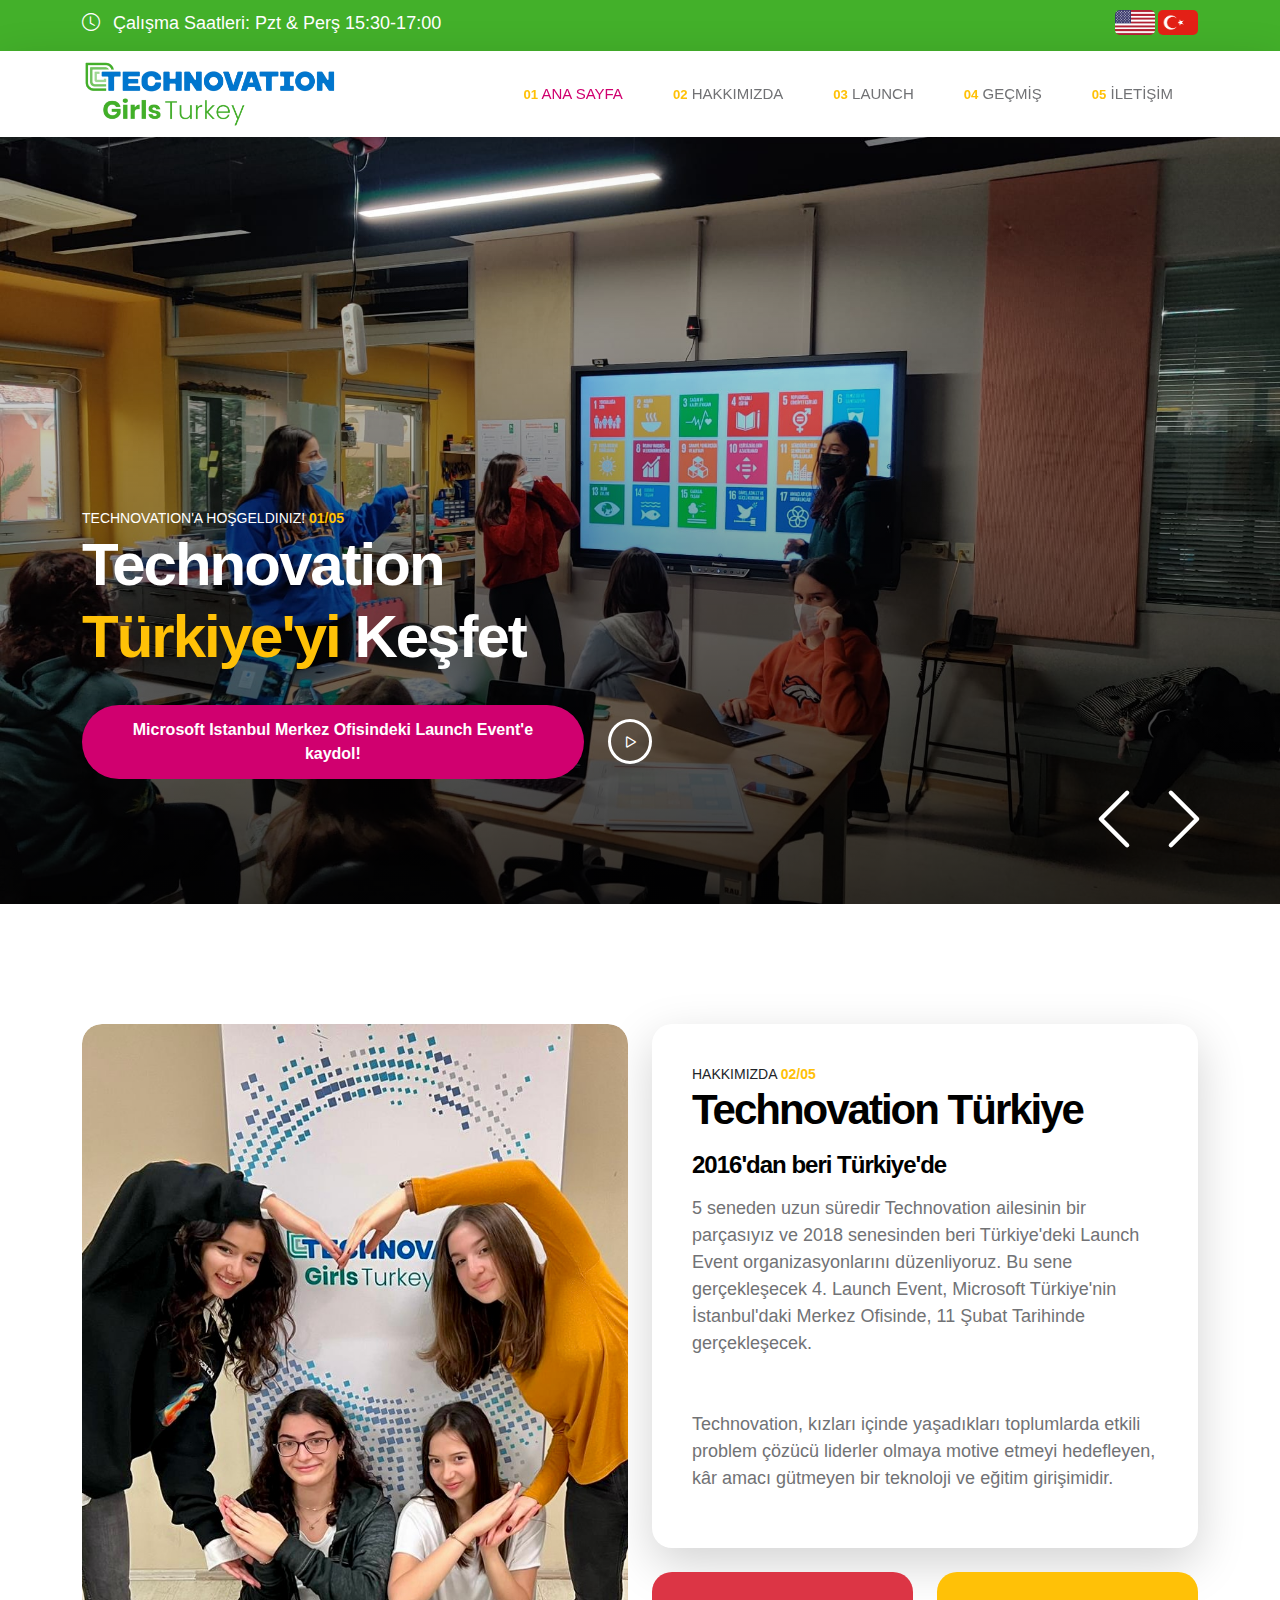
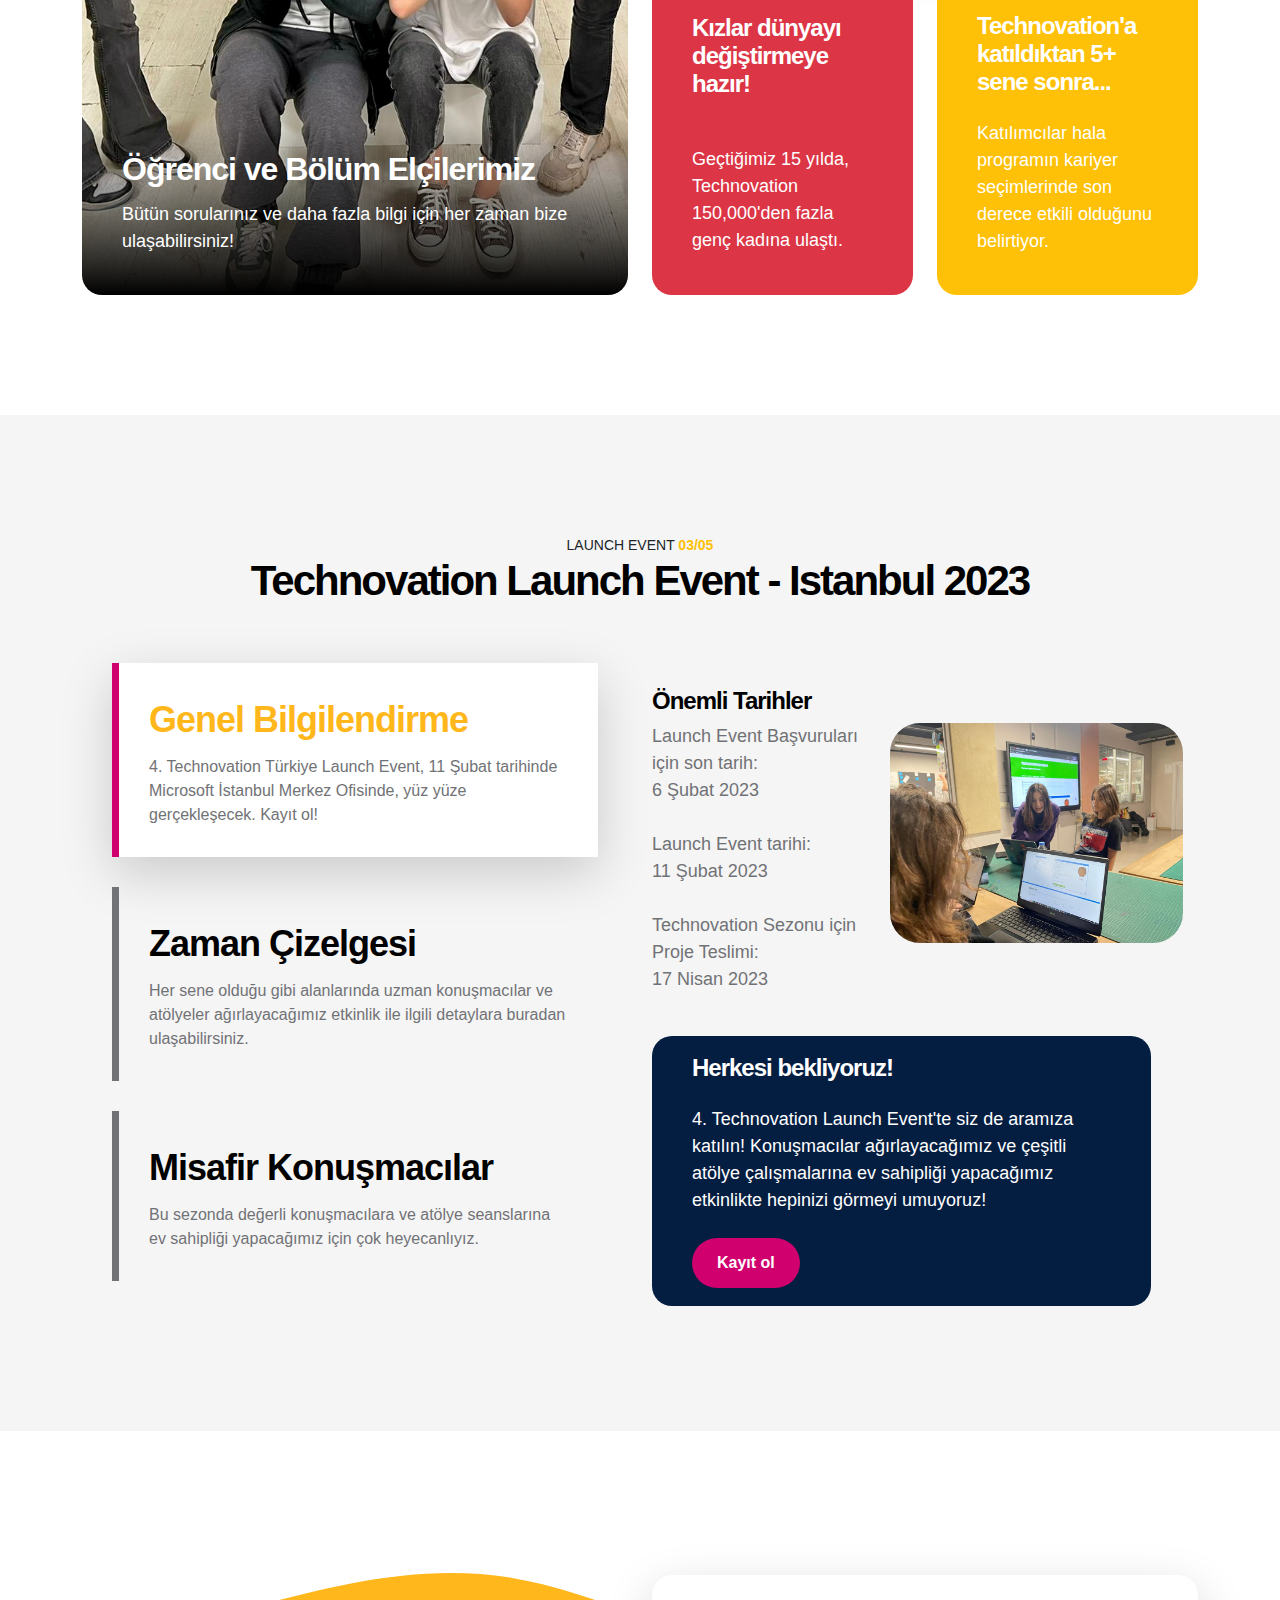
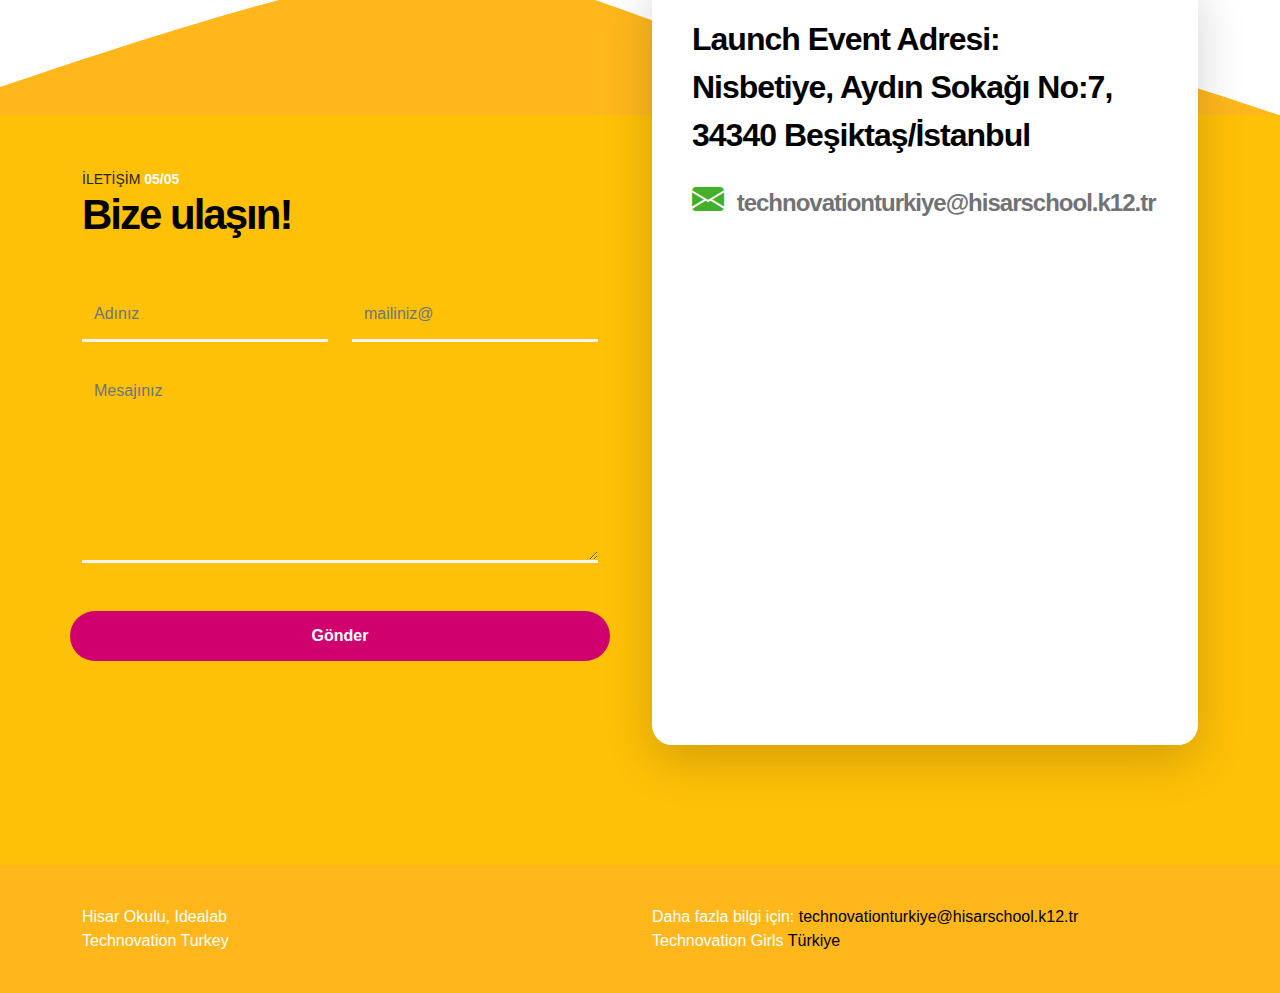
<file: index.html>
<html lang="en">
    <head>
        <meta charset="utf-8">
        <meta name="viewport" content="width=device-width, initial-scale=1">

        <meta name="description" content="">
        <meta name="author" content="melso">

        <title>Technovation Türkiye</title>

        <!-- CSS FILES -->
        <link rel="preconnect" href="https://fonts.googleapis.com">
        
        <link rel="preconnect" href="https://fonts.gstatic.com" crossorigin>
        
        <link href="https://fonts.googleapis.com/css2?family=DM+Sans:wght@400;500;700&display=swap" rel="stylesheet">

        <link href="css/bootstrap.min.css" rel="stylesheet">

        <link href="css/bootstrap-icons.css" rel="stylesheet">

        <link href="css/magnific-popup.css" rel="stylesheet">

        <link href="css/tooplate-waso-strategy.css" rel="stylesheet">
        
<!--
Tooplate 2130 Waso Strategy
https://www.tooplate.com/view/2130-waso-strategy
Free Bootstrap 5 HTML Template
-->



    </head>
    
    <body id="section_1">

        <header class="site-header">
            <div class="container">
                <div class="row align-items-center" >
                  

    <div class="container">

            <a href="index.html">   <img src="images/bayraklo.png" style="height: 25; width: 40;border-radius: 5px" class="img-fluis" alt=""  align="right"/> </a>  
            <a href="index2.html">  <img src="images/us.png" style="height: 25; width: 40;border-radius: 5px" class="img-fluis" alt=""  align="right"/> </a> 
  
        
                        <p class="text-white mb-1">
                         
           
                            <i class="bi-clock site-header-icon me-2" style="color: white;"></i>
                            Çalışma Saatleri: Pzt & Perş 15:30-17:00</p>

</div>
      

                        </div>

                    </div>

                    
                </div>
        
        </header>

         </head>
  <!-- -->   

<div class="header" style="colour: pink;"></i>
 
   
       
    
                               
                            



        <nav class="navbar navbar-expand-lg bg-white shadow-lg">
            <div class="container">

                <img src="images/technogirls.png" style="height: 70px;">

                <button class="navbar-toggler" type="button" data-bs-toggle="collapse" data-bs-target="#navbarNav" aria-controls="navbarNav" aria-expanded="false" aria-label="Toggle navigation">
                    <span class="navbar-toggler-icon"></span>
                </button>

                <div class="collapse navbar-collapse" id="navbarNav">
                    <ul class="navbar-nav ms-auto">
                        <li class="nav-item">
                            <a style="font-size: 15px;" class="nav-link click-scroll" href="#section_1"><small class="small-title"><strong class="text-warning">01</strong></small></strong> ANA SAYFA</a>
                        </li>

                        <li class="nav-item">
                            <a style="font-size: 15px;" class="nav-link click-scroll" href="#section_2"><small class="small-title"><strong class="text-warning">02</strong></small> HAKKIMIZDA</a>
                        </li>

                        <li class="nav-item">
                            <a style="font-size: 15px;" class="nav-link click-scroll" href="#section_3"><small class="small-title"><strong class="text-warning">03</strong></small> LAUNCH</a>
                        </li>

                        <li class="nav-item">
                            <a style="font-size: 15px;" class="nav-link click-scroll" href="#section_4"><small class="small-title"><strong class="text-warning">04</strong></small> GEÇMİŞ</a>
                        </li>

                        <li class="nav-item">
                            <a style="font-size: 15px;"class="nav-link click-scroll" href="#section_5"><small class="small-title"><strong class="text-warning">05</strong></small> İLETİŞİM</a>
                        </li>


                    </ul>
                <div>
                        
            </div>
        </nav>

        <main>



<!-- 1 ------------------------------------------------------------------------------------------------------------------------------------------------- --> 
            <section class="hero">
                <div class="container-fluid h-100">
                    <div class="row h-100">

                        <div id="carouselExampleCaptions" class="carousel carousel-fade hero-carousel slide" data-bs-ride="carousel">
                            <div class="carousel-inner">
                                <div class="carousel-item active">
                                    <div class="container position-relative h-100">
                                        <div class="carousel-caption d-flex flex-column justify-content-center">
                                            <small class="small-title">Technovation'a hoşgeldiniz! <strong class="text-warning">01/05</strong></small>

                                            <h1>Technovation <span class="text-warning" >Türkiye'yi</span> Keşfet</h1>

                                            <div class="d-flex align-items-center mt-4">
                                                <a class="custom-btn btn custom-link" href="https://forms.gle/VhhpmUzxYJNFGEFQ7">Microsoft Istanbul Merkez Ofisindeki Launch Event'e kaydol!</a>

                                                <a class="popup-youtube custom-icon d-flex ms-4" href="https://www.youtube.com/watch?v=AYaHuZ4BB6Y">
                                                    <i class="bi-play play-icon d-flex m-auto text-white"></i>
                                                </a>
                                            </div>
                                        </div>
                                    </div>

                                    <div class="carousel-image-wrap">
                                        <img src="images/sdg.jpeg" class="img-fluid carousel-image" alt="">
                                    </div>
                                </div>

                                <div class="carousel-item">
                                    <div class="container position-relative h-100">
                                        <div class="carousel-caption d-flex flex-column justify-content-center">
                                            <small class="small-title">TECHNOVATİON'a HOŞGELDİNİZ! <strong class="text-warning">01/05</strong></small>

                                            <h1 href="https://www.technovation.org/">Technovation<span class="text-warning"> Girls 2023'te</span> bize katıl!</h1>

                                            <div class="d-flex align-items-center mt-4">
                                                <a class="custom-btn btn custom-link" href="#section_2">Microsoft İstanbul Merkez ofisindeki Launch Event'e kaydol!</a>

                                                <a class="popup-youtube custom-icon d-flex ms-4" href="https://www.youtube.com/watch?v=VStvZjykQ00">
                                                    <i class="bi-play play-icon d-flex m-auto text-white"></i>
                                                </a>
                                            </div>
                                        </div>
                                    </div>
                                    
                                    <div class="carousel-image-wrap">
                                        <img src="images/work.jpg" class="img-fluid carousel-image" alt="">
                                    </div>
                                </div>

                                <button class="carousel-control-prev" type="button" data-bs-target="#carouselExampleCaptions" data-bs-slide="prev">
                                    <span class="carousel-control-prev-icon" aria-hidden="true"></span>
                                    <span class="visually-hidden">Previous</span>
                                </button>

                                <button class="carousel-control-next" type="button" data-bs-target="#carouselExampleCaptions" data-bs-slide="next">
                                    <span class="carousel-control-next-icon" aria-hidden="true"></span>
                                    <span class="visually-hidden">Next</span>
                                </button>
                            </div>
                        </div>

                    </div>
                </div>
            </section>



<!-- 2 ---------------------------------------------------------------------------------------------------------------------------------------- --> 

            <section class="about section-padding" id="section_2">
                <div class="container">
                    <div class="row">

                        <div class="col-lg-6 col-12 mb-5 mb-lg-0">
                            <div class="about-image-wrap h-100">
                                <img src="images/techno.jpeg" class="img-fluid about-image" alt="">

                                <div class="about-image-info">
                                    <h4 class="text-white">Öğrenci ve Bölüm Elçilerimiz</h4>

                                    <p class="text-white mb-0">Bütün sorularınız ve daha fazla bilgi için her zaman bize ulaşabilirsiniz! </p>
                                </div>
                            </div>
                        </div>

                        <div class="col-lg-6 col-12 d-flex flex-column">
                            <div class="about-thumb bg-white shadow-lg">
                                
                                <div class="about-info">
                                    <small class="small-title">Hakkımızda <strong class="text-warning">02/05</strong></small>

                                    <h2 class="mb-3">Technovation Türkiye</h2>

                                    <h5 class="mb-3">2016'dan beri Türkiye'de</h5>

                                    <p>5 seneden uzun süredir Technovation ailesinin bir parçasıyız ve 2018 senesinden beri Türkiye'deki Launch Event organizasyonlarını düzenliyoruz. Bu sene gerçekleşecek 4. Launch Event, Microsoft Türkiye'nin İstanbul'daki Merkez Ofisinde, 11 Şubat Tarihinde gerçekleşecek. 
                                        <br>

                                        <br><br>
                                        Technovation, kızları içinde yaşadıkları toplumlarda etkili problem çözücü liderler olmaya motive etmeyi hedefleyen, kâr amacı gütmeyen bir teknoloji ve eğitim girişimidir. 


                                    </p>

                                </div>
                            </div>


<!-- DİKDORTGEN BIZBIZBIZ ------------------------- --> 
                            <div class="row h-100">
                                <div class="col-lg-6 col-6">
                                    <div class="about-thumb d-flex flex-column justify-content-center bg-danger mb-lg-0 h-100">
                                        <div class="about-info">
                                            <h5 class="text-white mb-4">Kızlar dünyayı değiştirmeye hazır!</h5><br>
                                             <p class="text-white mb-0"> Geçtiğimiz 15 yılda, Technovation 150,000'den fazla genç kadına ulaştı.</p>
                                        
                                        </div>
                                    </div>
                                </div>


                                <div class="col-lg-6 col-6">
                                    <div class="about-thumb d-flex flex-column justify-content-center bg-warning mb-lg-0 h-100">
                                        
                                        <div class="about-info">
                                              <div class="about-info">
                                            <h5 class="text-white mb-4">Technovation'a katıldıktan 5+ sene sonra...</h5></div>
                                             <p class="text-white mb-0">Katılımcılar hala programın kariyer seçimlerinde son derece etkili olduğunu belirtiyor.</p>
                                        </div>
                                           
                                        </div>
                                    </div>
                                </div>
                            </div>
                        </div>

                    </div>
                </div>
            </section>


<!-- 3 ------------------ LAUNCH EVENT - ISTANBUL 2023 ------------------------------------------------------ --> 

            <section class="services section-padding" id="section_3">
                <div class="container">
                    <div class="row">

                        <div class="col-lg-10 col-12 text-center mx-auto mb-5">
                        <small class="small-title">Launch Event <strong class="text-warning">03/05</strong></small>
   
                            <h2> Technovation Launch Event  - Istanbul 2023</h2>

                        </div>

                        <div class="col-lg-6 col-12">
                            <nav>
                                <div class="nav nav-tabs flex-column align-items-baseline" id="nav-tab" role="tablist">
                                    <button class="nav-link active" id="nav-business-tab" data-bs-toggle="tab" data-bs-target="#nav-business2" type="button" role="tab" aria-controls="nav-business2" aria-selected="true">

                                        <h3>Genel Bilgilendirme</h3>

                                        <span>4. Technovation Türkiye Launch Event, 11 Şubat tarihinde Microsoft İstanbul Merkez Ofisinde, yüz yüze gerçekleşecek. Kayıt ol!</span>


                                    </button>



                            <button class="nav-link" id="nav-strategy-tab" data-bs-toggle="tab" data-bs-target="#nav-strategy2" type="button" role="tab" aria-controls="nav-strategy" aria-selected="false">


                                        <h3>Zaman Çizelgesi</h3>
                                        
                                        <span> Her sene olduğu gibi alanlarında uzman konuşmacılar ve atölyeler ağırlayacağımız etkinlik ile ilgili detaylara buradan ulaşabilirsiniz.</span>
                                          </button>




                                     <button class="nav-link" id="nav-video-tab" data-bs-toggle="tab" data-bs-target="#nav-video2" type="button" role="tab" aria-controls="nav-video" aria-selected="false">

                                        <h3>Misafir Konuşmacılar</h3>
                                        
                                        <span>Bu sezonda değerli konuşmacılara ve atölye seanslarına ev sahipliği yapacağımız için çok heyecanlıyız. </span>

                                    </button>

                                    
                                    </button>
                                </div>
                            </nav>
                        </div>

         <div class="col-lg-6">
                 <div class="tab-content" id="nav-tabContent">  
                    <div class="tab-pane fade show active" id="nav-business2" role="tabpanel" aria-labelledby="nav-intro-tab">
                    
                            


                                    <h5 class="mt-4 mb-2">Önemli Tarihler</h5>
                                <div class= "row" >
                                  <div class="col-md-5 col-6">
                                        <p> Launch Event Başvuruları için son tarih:
                                        <br> 6 Şubat 2023
                                    <br>
                                        <br>
                                       
                                        Launch Event tarihi:<br> 11 Şubat 2023
                                     
                                        
                                        <br>
                                        <br>
                                        Technovation Sezonu için Proje Teslimi: <br> 17 Nisan 2023
                                        <br> 
                                     
                                        <br>

                                    </p>
                                 </div>
                                    <br>
                                    <br>

                                    <div class="col-md-7">
                                    <img src="images/irmaklar.jpeg" style="height: 220; border-radius: 30px" class="img-fluid" alt="">
                                     </div>

                                   
                             </div>


                                 <div class="row" style="height: 270;">
                                <div class="col-lg-11">
                                    <div class="about-thumb d-flex flex-column justify-content-center mb-lg-0 h-100 " style= "background-color: #041e42">
                                        <div class="about-info">
                                            <br>
                                            <h5 class="text-white mb-4">Herkesi bekliyoruz!</h5>
                                             <p class="text-white mb-0" style="margin-top: 15px;"> 4. Technovation Launch Event'te siz de aramıza katılın! Konuşmacılar ağırlayacağımız ve çeşitli atölye çalışmalarına ev sahipliği yapacağımız etkinlikte hepinizi görmeyi umuyoruz!
                                             </p>



                             <div class="d-flex align-items-center mt-4"style="margin-top: 10px">
                                                <a class="custom-btn btn custom-link" href="https://forms.gle/VhhpmUzxYJNFGEFQ7" > Kayıt ol </a>
                                            </div>

                                            <br>

                                        </div>
                                    </div>
                                </div>

                           </div>


<!-- tab div --> 
                        </div>
                   


             
                    <div class="tab-pane fade show" id="nav-strategy2" role="tabpanel" aria-labelledby="nav-strategy-tab">
                       
                        
                            
                                <div class="tab-pane fade show" id="nav-strategy1" role="tabpanel" aria-labelledby="nav-strategy-tab">
                                    <img src="images/seremoni.png" class="img-fluid" alt="" style="height: 650; width: 600;">
                                </div>

<!-- tab div --> 

                        </div>
                     


                <div class="tab-pane fade show" id="nav-video2" role="tabpanel" aria-labelledby="nav-video-tab">

                  
                  <h3>Guest Speakers</h3>
<br>


                <div class="row">     
        <div class="col-sm-3">
                <center>
                     <img src="images/zehra.jpg" height="100" width="100" style="border-radius: 50%;"> 
 
                    </center>
                             </div>

                                 <div class="col-lg-6">
                                    <h6 class="mt-4 mb-2">Zehra Öney</h6>
                                      <p>Teknolojide Kadın Derneği Kurucusu</p>  
                                </div>
                   
     </div>
                       
                       <br>

                          <div class="row">     
        <div class="col-sm-3">
                <center>
                     <img src="images/bahar.png" height="100" width="100" style="border-radius: 50%;"> 
 
                    </center>
                             </div>

                                 <div class="col-lg-6">
                                       <h6 class="mt-4 mb-2">Bahar Özay</h6>

                                    <p>UN SDSN Türkiye Kordinatörü</p>
                                </div>
                   
     </div>

    
    <br>

      <div class="row">     
        <div class="col-sm-3">
                <center>
                     <img src="images/onur.jpg" height="100" width="100" style="border-radius: 50%;"> 
 
                    </center>
                             </div>

                                 <div class="col-lg-6">
                                          <h6 class="mt-4 mb-2">Onur Koç</h6>

                                    <p>Microsoft Türkiye CTO</p>
                                </div>
                   
     </div>

     <br>


     <div class="row">     
        <div class="col-sm-3">
                <center>
                     <img src="images/sonat.jpg" height="100" width="100" style="border-radius: 50%;"> 
 
                    </center>
                             </div>

                                 <div class="col-lg-6">
                                          
                <h6 class="mt-4 mb-2">Sonat Kaymaz</h6>

                                    <p>QNBEYOND, Yönetici <br> Yeni Nesil Kafası, Kurucusu</p>
                                </div>
                   
     </div>


                </div>
            </div>
        </div>


                                </div>


                                </div>
                            </div>
                        </div>
                    </div>
                </div>
            </section>



<!-- 6 ------------------------------------------------------------------------------------------------------------------------------------------------- --> 
 

            <section class="contact" id="section_6">

            <svg xmlns="http://www.w3.org/2000/svg" viewBox="0 0 1440 320"><path fill="#ffb71c" fill-opacity="1" d="M0,288L48,272C96,256,192,224,288,197.3C384,171,480,149,576,165.3C672,181,768,235,864,250.7C960,267,1056,245,1152,250.7C1248,256,1344,288,1392,304L1440,320L1440,320L1392,320C1344,320,1248,320,1152,320C1056,320,960,320,864,320C768,320,672,320,576,320C480,320,384,320,288,320C192,320,96,320,48,320L0,320Z"></path></svg>

                <div class="contact-container-wrap">
                    <div class="container">
                        <div class="row">



<!-- -->

                                    <div class="col-lg-6 col-12">
<form class="custom-form contact-form" id="contactform" action="https://formsubmit.co/melis.alsan@hisarschool.k12.tr" method="POST">
<br>       

     <small class="small-title">İLETİŞİM <strong class="text-white">05/05</strong></small>
     <h2 class="mb-5">Bize ulaşın!</h2>

<div class="row">
    <div class="col-lg-6 col-md-6 col-12">     
    <input type="text" name="name" id="name" class="form-control" placeholder="Adınız" required=""> 

    </div>

    <div class="col-lg-6 col-md-6 col-12">   
    <input type="email" name="email" id="email" pattern="[^ @]*@[^ @]*" class="form-control" placeholder="mailiniz@" required="">

    </div>


    </div>

<textarea class="form-control" rows="7" id="message" name="message" placeholder="Mesajınız"></textarea>


    <br>

    <div class="row">
        <button value="Submit" type="submit" name="_formsubmit_id" class="form-control">Gönder</button>  
    </div>              
                 
                 
                    </form>
            
</div>


  

                            <div class="col-lg-6 col-12">
                                <div class="contact-thumb">
                                    
                                    <div class="contact-info bg-white shadow-lg">
                                        <h4 class="mb-4">Launch Event Adresi: <br>Nisbetiye, Aydın Sokağı No:7, 34340 Beşiktaş/İstanbul</h4>

                                        <h4 class="mb-2">
                                           
                                        </h4>

                                        <h5>
                                            <a href="mailto:info@company.com" class="footer-link">
                                                <i class="bi-envelope-fill contact-icon me-2"></i>
                                                technovationturkiye@hisarschool.k12.tr
                                            </a>
                                        </h5>
                                        
                                        <!-- Copy "embed a map" HTML code from any point on Google Maps -> Share Link  -->
                                        
                                       <iframe src="https://www.google.com/maps/d/embed?mid=1jdkJkWn7x5FC2742a2sXndj11tk&hl=en&ehbc=2E312F" width="540" height="480"></iframe>                                      
                                    </div>
                                </div>
                            </div>

                        </div>


                    </div>
                    </div>
                </div>
            </section>

<!-- FOOTER ---------------------------------------------------------- -->
        


        </main>

        <footer class="site-footer">
            <div class="container">

                <div class="row">


                    <div class="col-lg-6 col-12">

                        <div class="site-footer-wrap d-flex align-items-center">

                            <p class="copyright-text mb-0 me-4">Hisar Okulu, Idealab <br> Technovation Turkey</p>
                                    

                     

                        </div>
                    </div>
                    
                    <div class="col-lg-6 col-12">
                        <p class="copyright-text mb-0 me-4">Daha fazla bilgi için: <a style="color: #000000"> technovationturkiye@hisarschool.k12.tr</a></p>

                        <p class="copyright-text mb-0 me-4"> Technovation Girls <a style="color: #000000">Türkiye</a></p>


                    </div>

                </div>
            </div>
        </footer>

        <!-- JAVASCRIPT FILES -->
        <script src="js/jquery.min.js"></script>
        <script src="js/bootstrap.min.js"></script>
        <script src="js/jquery.sticky.js"></script>
        <script src="js/jquery.magnific-popup.min.js"></script>
        <script src="js/magnific-popup-options.js"></script>
        <script src="js/click-scroll.js"></script>
        <script src="js/custom.js"></script>

    </body>
</html>
</file>
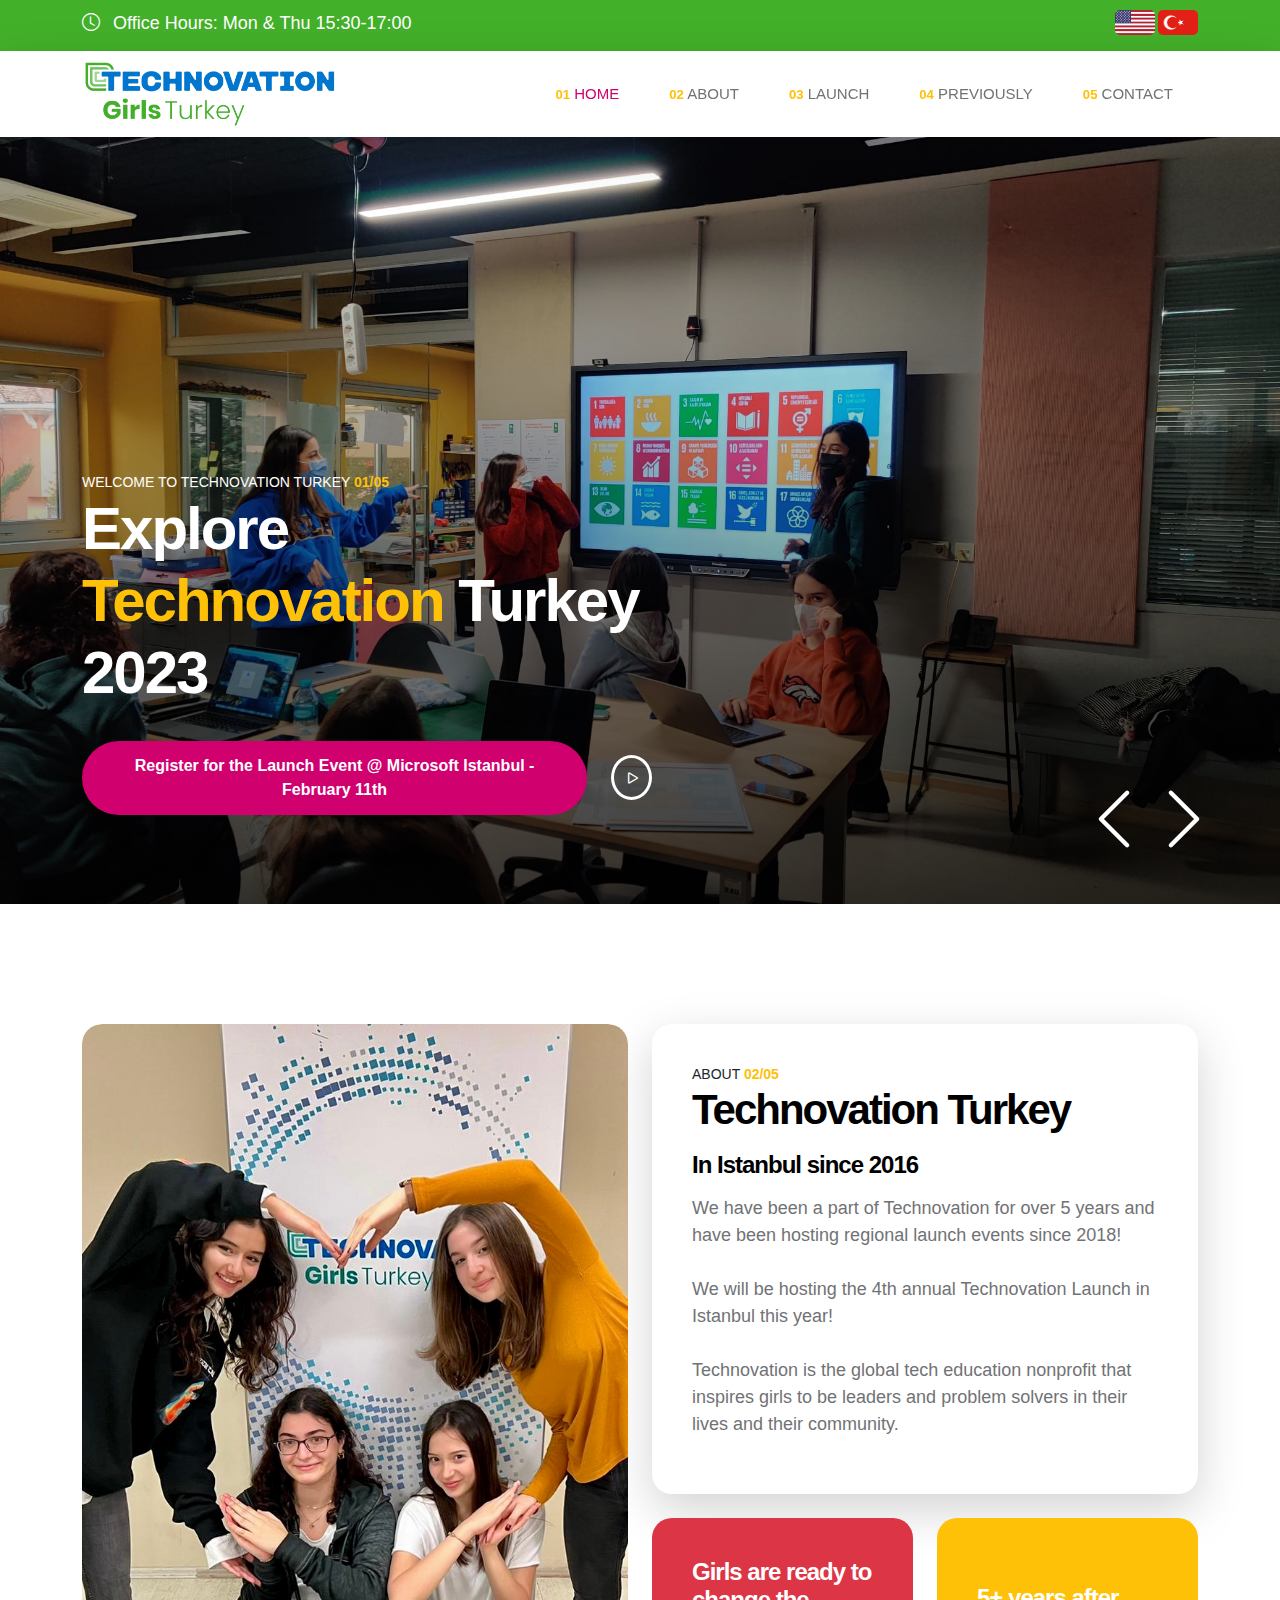
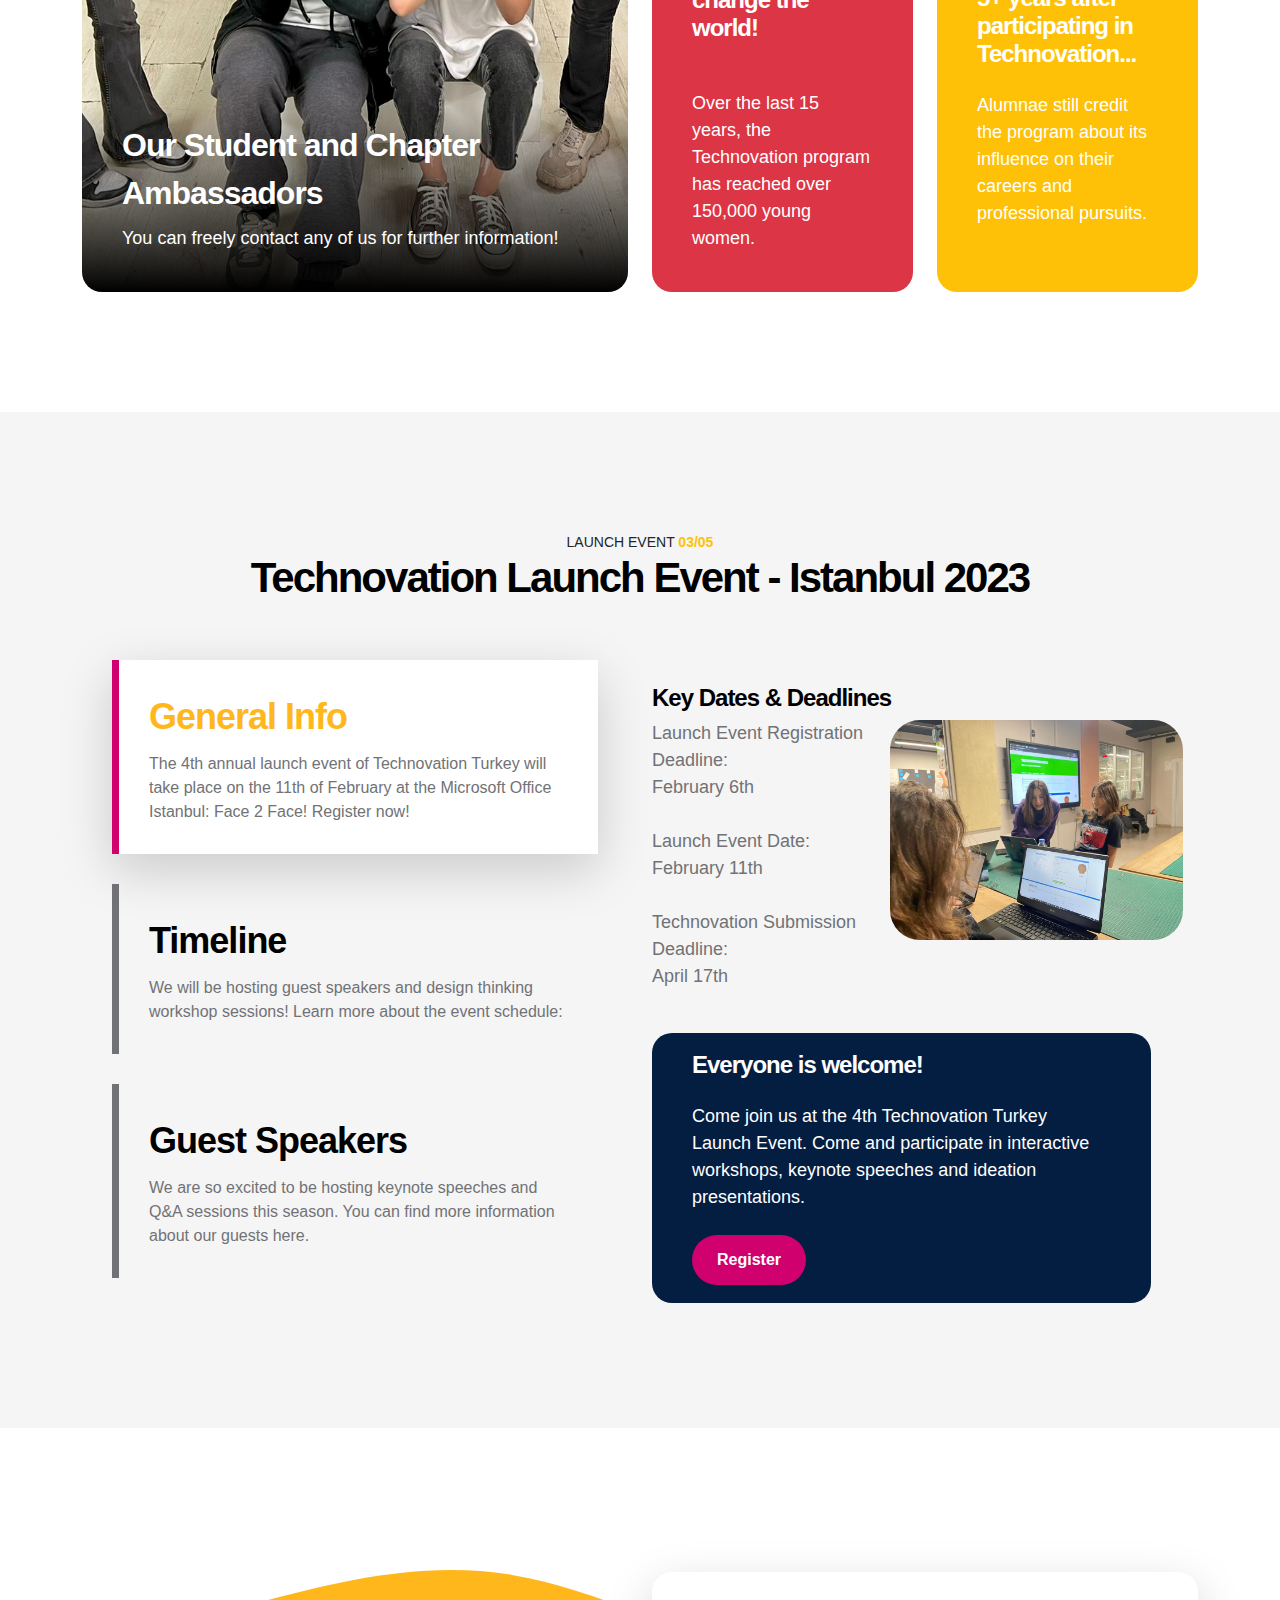
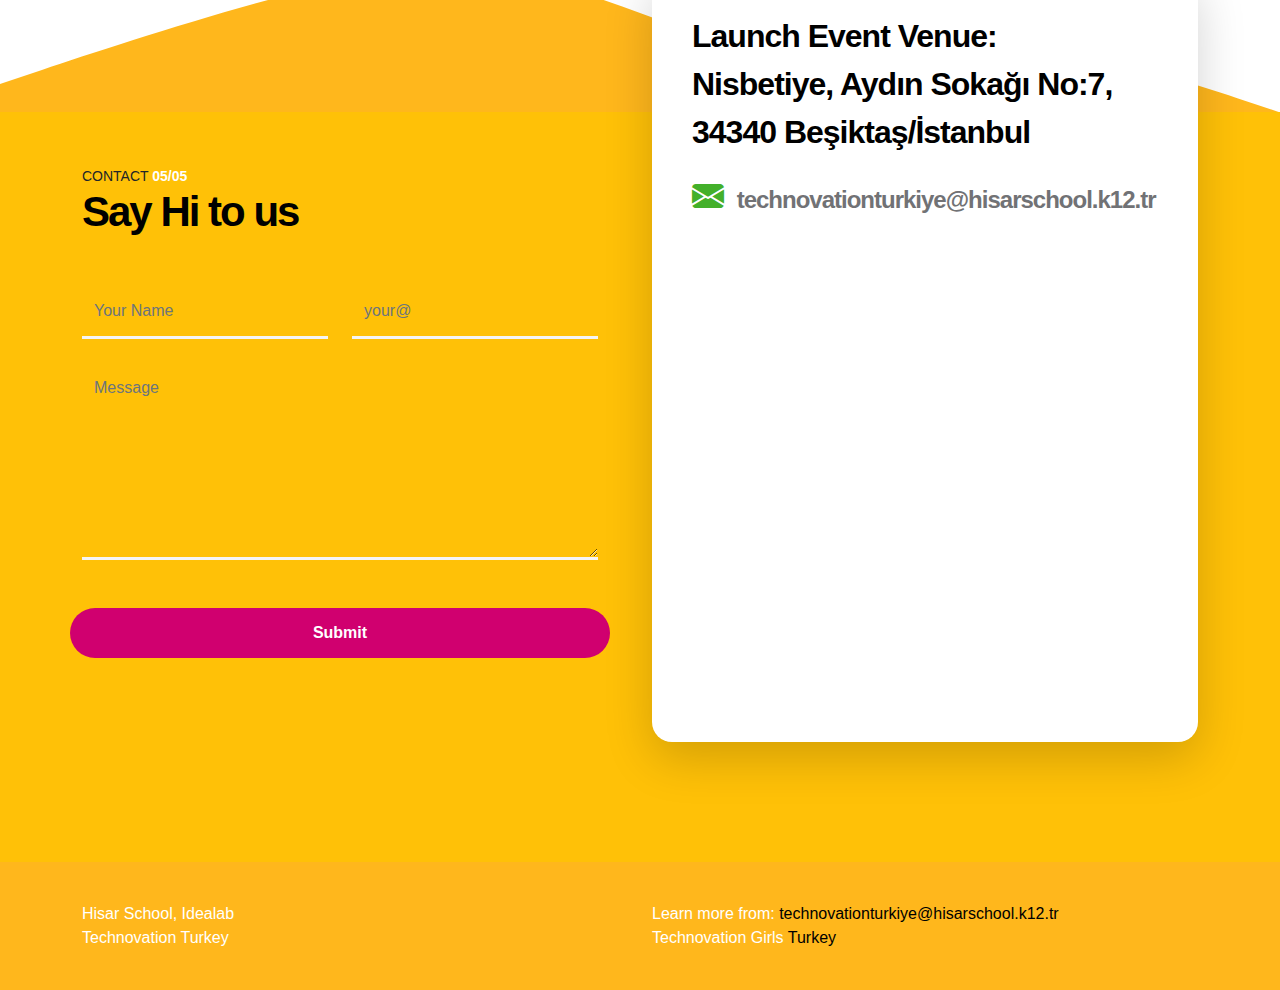
<file: index2.html>
<html lang="en">
    <head>
        <meta charset="utf-8">
        <meta name="viewport" content="width=device-width, initial-scale=1">

        <meta name="description" content="">
        <meta name="author" content="melso">

        <title>Technovation Turkey</title>

        <!-- CSS FILES -->
        <link rel="preconnect" href="https://fonts.googleapis.com">
        
        <link rel="preconnect" href="https://fonts.gstatic.com" crossorigin>
        
        <link href="https://fonts.googleapis.com/css2?family=DM+Sans:wght@400;500;700&display=swap" rel="stylesheet">

        <link href="css/bootstrap.min.css" rel="stylesheet">

        <link href="css/bootstrap-icons.css" rel="stylesheet">

        <link href="css/magnific-popup.css" rel="stylesheet">

        <link href="css/tooplate-waso-strategy.css" rel="stylesheet">
        
<!--
Tooplate 2130 Waso Strategy
https://www.tooplate.com/view/2130-waso-strategy
Free Bootstrap 5 HTML Template
-->



    </head>
    
    <body id="section_1">

        <header class="site-header">
            <div class="container">
                <div class="row align-items-center" >

    <div class="container">

            <a href="index.html">   <img src="images/bayraklo.png" style="height: 25; width: 40;border-radius: 5px" class="img-fluis" alt=""  align="right" /> </a>  
            <a href="index2.html">  <img src="images/us.png" style="height: 25; width: 40;border-radius: 5px" class="img-fluis" alt=""  align="right"/> </a> 
  
        


                        <p class="text-white mb-1">
                         
                 
                            <i class="bi-clock site-header-icon me-2" style="color: white;"></i>
                            Office Hours: Mon & Thu 15:30-17:00 </p>


    </div>

                        </div>

                    </div>

           
        </header>

         </head>
  <!-- -->   

        <nav class="navbar navbar-expand-lg bg-white shadow-lg">
            <div class="container">

                <img src="images/technogirls.png" style="height: 70px;">

                <button class="navbar-toggler" type="button" data-bs-toggle="collapse" data-bs-target="#navbarNav" aria-controls="navbarNav" aria-expanded="false" aria-label="Toggle navigation">
                    <span class="navbar-toggler-icon"></span>
                </button>

                <div class="collapse navbar-collapse" id="navbarNav">
                    <ul class="navbar-nav ms-auto">
                        <li class="nav-item">
                            <a style="font-size: 15px;" class="nav-link click-scroll" href="#section_1"><small class="small-title"><strong class="text-warning">01</strong></small></strong> Home</a>
                        </li>

                        <li class="nav-item">
                            <a style="font-size: 15px;" class="nav-link click-scroll" href="#section_2"><small class="small-title"><strong class="text-warning">02</strong></small> About</a>
                        </li>

                        <li class="nav-item">
                            <a style="font-size: 15px;" class="nav-link click-scroll" href="#section_3"><small class="small-title"><strong class="text-warning">03</strong></small> LAUNCH</a>
                        </li>

                        <li class="nav-item">
                            <a style="font-size: 15px;" class="nav-link click-scroll" href="#section_4"><small class="small-title"><strong class="text-warning">04</strong></small> Previously</a>
                        </li>

                        <li class="nav-item">
                            <a style="font-size: 15px;"class="nav-link click-scroll" href="#section_5"><small class="small-title"><strong class="text-warning">05</strong></small> Contact </a>
                        </li>


                    </ul>
                <div>
                        
            </div>
        </nav>

        <main>



<!-- 1 ------------------------------------------------------------------------------------------------------------------------------------------------- --> 
            <section class="hero">
                <div class="container-fluid h-100">
                    <div class="row h-100">

                        <div id="carouselExampleCaptions" class="carousel carousel-fade hero-carousel slide" data-bs-ride="carousel">
                            <div class="carousel-inner">
                                <div class="carousel-item active">
                                    <div class="container position-relative h-100">
                                        <div class="carousel-caption d-flex flex-column justify-content-center">
                                            <small class="small-title">Welcome to Technovation Turkey <strong class="text-warning">01/05</strong></small>

                                            <h1>Explore <span class="text-warning" >Technovation</span> Turkey 2023</h1>

                                            <div class="d-flex align-items-center mt-4">
                                                <a class="custom-btn btn custom-link" href="https://forms.gle/VhhpmUzxYJNFGEFQ7">Register for the Launch Event @ Microsoft Istanbul - February 11th</a>

                                                <a class="popup-youtube custom-icon d-flex ms-4" href="https://www.youtube.com/watch?v=AYaHuZ4BB6Y">
                                                    <i class="bi-play play-icon d-flex m-auto text-white"></i>
                                                </a>
                                            </div>
                                        </div>
                                    </div>

                                    <div class="carousel-image-wrap">
                                        <img src="images/sdg.jpeg" class="img-fluid carousel-image" alt="">
                                    </div>
                                </div>

                                <div class="carousel-item">
                                    <div class="container position-relative h-100">
                                        <div class="carousel-caption d-flex flex-column justify-content-center">
                                            <small class="small-title">Welcome to Technovation Turkey <strong class="text-warning">01/05</strong></small>

                                            <h1 href="https://www.technovation.org/">Join us in <span class="text-warning">Technovation</span> Girls 2023</h1>

                                            <div class="d-flex align-items-center mt-4">
                                                <a class="custom-btn btn custom-link" href="#section_2">Register for the Launch Event @ Microsoft Istanbul - February 11th</a>

                                                <a class="popup-youtube custom-icon d-flex ms-4" href="https://www.youtube.com/watch?v=VStvZjykQ00">
                                                    <i class="bi-play play-icon d-flex m-auto text-white"></i>
                                                </a>
                                            </div>
                                        </div>
                                    </div>
                                    
                                    <div class="carousel-image-wrap">
                                        <img src="images/work.jpg" class="img-fluid carousel-image" alt="">
                                    </div>
                                </div>

                                <button class="carousel-control-prev" type="button" data-bs-target="#carouselExampleCaptions" data-bs-slide="prev">
                                    <span class="carousel-control-prev-icon" aria-hidden="true"></span>
                                    <span class="visually-hidden">Previous</span>
                                </button>

                                <button class="carousel-control-next" type="button" data-bs-target="#carouselExampleCaptions" data-bs-slide="next">
                                    <span class="carousel-control-next-icon" aria-hidden="true"></span>
                                    <span class="visually-hidden">Next</span>
                                </button>
                            </div>
                        </div>

                    </div>
                </div>
            </section>



<!-- 2 ---------------------------------------------------------------------------------------------------------------------------------------- --> 

            <section class="about section-padding" id="section_2">
                <div class="container">
                    <div class="row">

                        <div class="col-lg-6 col-12 mb-5 mb-lg-0">
                            <div class="about-image-wrap h-100">
                                <img src="images/techno.jpeg" class="img-fluid about-image" alt="">

                                <div class="about-image-info">
                                    <h4 class="text-white">Our Student and Chapter Ambassadors</h4>

                                    <p class="text-white mb-0">You can freely contact any of us for further information!</p>
                                </div>
                            </div>
                        </div>

                        <div class="col-lg-6 col-12 d-flex flex-column">
                            <div class="about-thumb bg-white shadow-lg">
                                
                                <div class="about-info">
                                    <small class="small-title">About <strong class="text-warning">02/05</strong></small>

                                    <h2 class="mb-3">Technovation Turkey</h2>

                                    <h5 class="mb-3">In Istanbul since 2016</h5>

                                    <p>We have been a part of Technovation for over 5 years and have been hosting regional launch events since 2018! <br><br>We will be hosting the 4th annual Technovation Launch in Istanbul this year!

                                        <br><br>
                                        Technovation is the global tech education nonprofit that inspires girls to be leaders and problem solvers in their lives and their community.

                                    </p>

                                </div>
                            </div>


<!-- DİKDORTGEN BIZBIZBIZ ------------------------- --> 
                            <div class="row h-100">
                                <div class="col-lg-6 col-6">
                                    <div class="about-thumb d-flex flex-column justify-content-center bg-danger mb-lg-0 h-100">
                                        <div class="about-info">
                                            <h5 class="text-white mb-4">Girls are ready to change the world!</h5><br>
                                             <p class="text-white mb-0"> Over the last 15 years, the Technovation program has reached over 150,000 young women.</p>
                                        
                                        </div>
                                    </div>
                                </div>


                                <div class="col-lg-6 col-6">
                                    <div class="about-thumb d-flex flex-column justify-content-center bg-warning mb-lg-0 h-100">
                                        
                                        <div class="about-info">
                                              <div class="about-info">
                                            <h5 class="text-white mb-4">5+ years after participating in Technovation...</h5>
                                             <p class="text-white mb-0">Alumnae still credit the program about its influence on their careers and professional pursuits.</p>
                                        </div>
                                           
                                        </div>
                                    </div>
                                </div>
                            </div>
                        </div>

                    </div>
                </div>
            </section>


<!-- 3 ------------------ LAUNCH EVENT - ISTANBUL 2023 ------------------------------------------------------ --> 

            <section class="services section-padding" id="section_3">
                <div class="container">
                    <div class="row">

                        <div class="col-lg-10 col-12 text-center mx-auto mb-5">
                        <small class="small-title">Launch Event <strong class="text-warning">03/05</strong></small>
   
                            <h2> Technovation Launch Event  - Istanbul 2023</h2>

                        </div>

                        <div class="col-lg-6 col-12">
                            <nav>
                                <div class="nav nav-tabs flex-column align-items-baseline" id="nav-tab" role="tablist">
                                    <button class="nav-link active" id="nav-business-tab" data-bs-toggle="tab" data-bs-target="#nav-business2" type="button" role="tab" aria-controls="nav-business2" aria-selected="true">

                                        <h3>General Info</h3>

                                        <span>The 4th annual launch event of Technovation Turkey will take place on the 11th of February at the Microsoft Office Istanbul: Face 2 Face! Register now! </span>


                                    </button>



                            <button class="nav-link" id="nav-strategy-tab" data-bs-toggle="tab" data-bs-target="#nav-strategy2" type="button" role="tab" aria-controls="nav-strategy" aria-selected="false">


                                        <h3>Timeline</h3>
                                        
                                        <span>We will be hosting guest speakers and design thinking workshop sessions! Learn more about the event schedule: </span>
                                          </button>




                                     <button class="nav-link" id="nav-video-tab" data-bs-toggle="tab" data-bs-target="#nav-video2" type="button" role="tab" aria-controls="nav-video" aria-selected="false">

                                        <h3>Guest Speakers</h3>
                                        
                                        <span>We are so excited to be hosting keynote speeches and Q&A sessions this season. You can find more information about our guests here.</span>

                                    </button>

                                    
                                    </button>
                                </div>
                            </nav>
                        </div>

         <div class="col-lg-6">
                 <div class="tab-content" id="nav-tabContent">  
                    <div class="tab-pane fade show active" id="nav-business2" role="tabpanel" aria-labelledby="nav-intro-tab">
                    
                            


                                    <h5 class="mt-4 mb-2">Key Dates & Deadlines</h5>
                                <div class= "row" >
                                  <div class="col-md-5 col-6">
                                        <p> Launch Event Registration Deadline:
                                        <br> February 6th 
                                    <br>
                                        <br>
                                       
                                        Launch Event Date: <br> February 11th 
                                     
                                        
                                        <br>
                                        <br>
                                        Technovation Submission Deadline: <br> April 17th 
                                        <br> 
                                     
                                        <br>

                                    </p>
                                 </div>
                                    <br>
                                    <br>

                                    <div class="col-md-7">
                                    <img src="images/irmaklar.jpeg" style="height: 220; border-radius: 30px" class="img-fluid" alt="">
                                     </div>

                                   
                             </div>


                                 <div class="row" style="height: 270;">
                                <div class="col-lg-11">
                                    <div class="about-thumb d-flex flex-column justify-content-center mb-lg-0 h-100 " style= "background-color: #041e42">
                                        <div class="about-info">
                                            <br>
                                            <h5 class="text-white mb-4">Everyone is welcome!</h5>
                                             <p class="text-white mb-0" style="margin-top: 15px;"> Come join us at the 4th Technovation Turkey Launch Event. 
Come and participate in interactive workshops, keynote speeches and ideation presentations. 
                                             </p>



                             <div class="d-flex align-items-center mt-4"style="margin-top: 10px">
                                                <a class="custom-btn btn custom-link" href="https://forms.gle/VhhpmUzxYJNFGEFQ7" > Register </a>
                                            </div>

                                            <br>

                                        </div>
                                    </div>
                                </div>

                           </div>


<!-- tab div --> 
                        </div>
                   


             
                    <div class="tab-pane fade show" id="nav-strategy2" role="tabpanel" aria-labelledby="nav-strategy-tab">
                       
                        
                            
                                <div class="tab-pane fade show" id="nav-strategy1" role="tabpanel" aria-labelledby="nav-strategy-tab">
                                    <img src="images/launchevent.png" class="img-fluid" alt="" style="height: 650; width: 600;">
                                </div>

<!-- tab div --> 

                        </div>
                     


                <div class="tab-pane fade show" id="nav-video2" role="tabpanel" aria-labelledby="nav-video-tab">

                  
                  <h3>Guest Speakers</h3>
<br>


                <div class="row">     
        <div class="col-sm-3">
                <center>
                     <img src="images/zehra.jpg" height="100" width="100" style="border-radius: 50%;"> 
 
                    </center>
                             </div>

                                 <div class="col-lg-6">
                                    <h6 class="mt-4 mb-2">Zehra Öney</h6>
                                      <p>Founder of Wtech</p>  
                                </div>
                   
     </div>
                       
                       <br>

                          <div class="row">     
        <div class="col-sm-3">
                <center>
                     <img src="images/bahar.png" height="100" width="100" style="border-radius: 50%;"> 
 
                    </center>
                             </div>

                                 <div class="col-lg-6">
                                       <h6 class="mt-4 mb-2">Bahar Özay</h6>

                                    <p>UN SDSN Turkey Coordinator</p>
                                </div>
                   
     </div>

    
    <br>

      <div class="row">     
        <div class="col-sm-3">
                <center>
                     <img src="images/onur.jpg" height="100" width="100" style="border-radius: 50%;"> 
 
                    </center>
                             </div>

                                 <div class="col-lg-6">
                                          <h6 class="mt-4 mb-2">Onur Koç</h6>

                                    <p>Microsoft Turkey CTO</p>
                                </div>
                   
     </div>

     <br>


     <div class="row">     
        <div class="col-sm-3">
                <center>
                     <img src="images/sonat.jpg" height="100" width="100" style="border-radius: 50%;"> 
 
                    </center>
                             </div>

                                 <div class="col-lg-6">
                                          
                <h6 class="mt-4 mb-2">Sonat Kaymaz</h6>

                                    <p>QNBEYOND, Manager <br> Founder of Yeni Nesil Kafası</p>
                                </div>
                   
     </div>


                </div>
            </div>
        </div>


                                </div>


                                </div>
                            </div>
                        </div>
                    </div>
                </div>
            </section>



<!-- 6 ------------------------------------------------------------------------------------------------------------------------------------------------- --> 
 

            <section class="contact" id="section_6">

            <svg xmlns="http://www.w3.org/2000/svg" viewBox="0 0 1440 320"><path fill="#ffb71c" fill-opacity="1" d="M0,288L48,272C96,256,192,224,288,197.3C384,171,480,149,576,165.3C672,181,768,235,864,250.7C960,267,1056,245,1152,250.7C1248,256,1344,288,1392,304L1440,320L1440,320L1392,320C1344,320,1248,320,1152,320C1056,320,960,320,864,320C768,320,672,320,576,320C480,320,384,320,288,320C192,320,96,320,48,320L0,320Z"></path></svg>

                <div class="contact-container-wrap">
                    <div class="container">
                        <div class="row">



<!-- -->

                                    <div class="col-lg-6 col-12">
<form class="custom-form contact-form" id="contactform" action="https://formsubmit.co/melis.alsan@hisarschool.k12.tr" method="POST">
<br>       

     <small class="small-title">Contact <strong class="text-white">05/05</strong></small>
     <h2 class="mb-5">Say Hi to us</h2>

<div class="row">
    <div class="col-lg-6 col-md-6 col-12">     
    <input type="text" name="name" id="name" class="form-control" placeholder="Your Name" required=""> 

    </div>

    <div class="col-lg-6 col-md-6 col-12">   
    <input type="email" name="email" id="email" pattern="[^ @]*@[^ @]*" class="form-control" placeholder="your@" required="">

    </div>


    </div>

<textarea class="form-control" rows="7" id="message" name="message" placeholder="Message"></textarea>


    <br>

    <div class="row">
        <button value="Submit" type="submit" name="_formsubmit_id" class="form-control">Submit</button>  
    </div>              
                 
                 
                    </form>
            
</div>


  

                            <div class="col-lg-6 col-12">
                                <div class="contact-thumb">
                                    
                                    <div class="contact-info bg-white shadow-lg">
                                        <h4 class="mb-4">Launch Event Venue: <br>Nisbetiye, Aydın Sokağı No:7, 34340 Beşiktaş/İstanbul</h4>

                                        <h4 class="mb-2">
                                           
                                        </h4>

                                        <h5>
                                            <a href="mailto:info@company.com" class="footer-link">
                                                <i class="bi-envelope-fill contact-icon me-2"></i>
                                                technovationturkiye@hisarschool.k12.tr
                                            </a>
                                        </h5>
                                        
                                        <!-- Copy "embed a map" HTML code from any point on Google Maps -> Share Link  -->
                                        
                                       <iframe src="https://www.google.com/maps/d/embed?mid=1jdkJkWn7x5FC2742a2sXndj11tk&hl=en&ehbc=2E312F" width="540" height="480"></iframe>                                      
                                    </div>
                                </div>
                            </div>

                        </div>


                    </div>
                    </div>
                </div>
            </section>

<!-- FOOTER ---------------------------------------------------------- -->
        


        </main>

        <footer class="site-footer">
            <div class="container">

                <div class="row">


                    <div class="col-lg-6 col-12">

                        <div class="site-footer-wrap d-flex align-items-center">

                            <p class="copyright-text mb-0 me-4">Hisar School, Idealab <br> Technovation Turkey</p>
                                    

                     

                        </div>
                    </div>
                    
                    <div class="col-lg-6 col-12">
                        <p class="copyright-text mb-0 me-4"> Learn more from:  <a style="color: #000000"> technovationturkiye@hisarschool.k12.tr</a></p>

                        <p class="copyright-text mb-0 me-4"> Technovation Girls <a style="color: #000000">Turkey</a></p>


                    </div>

                </div>
            </div>
        </footer>

        <!-- JAVASCRIPT FILES -->
        <script src="js/jquery.min.js"></script>
        <script src="js/bootstrap.min.js"></script>
        <script src="js/jquery.sticky.js"></script>
        <script src="js/jquery.magnific-popup.min.js"></script>
        <script src="js/magnific-popup-options.js"></script>
        <script src="js/click-scroll.js"></script>
        <script src="js/custom.js"></script>

    </body>
</html>
</file>
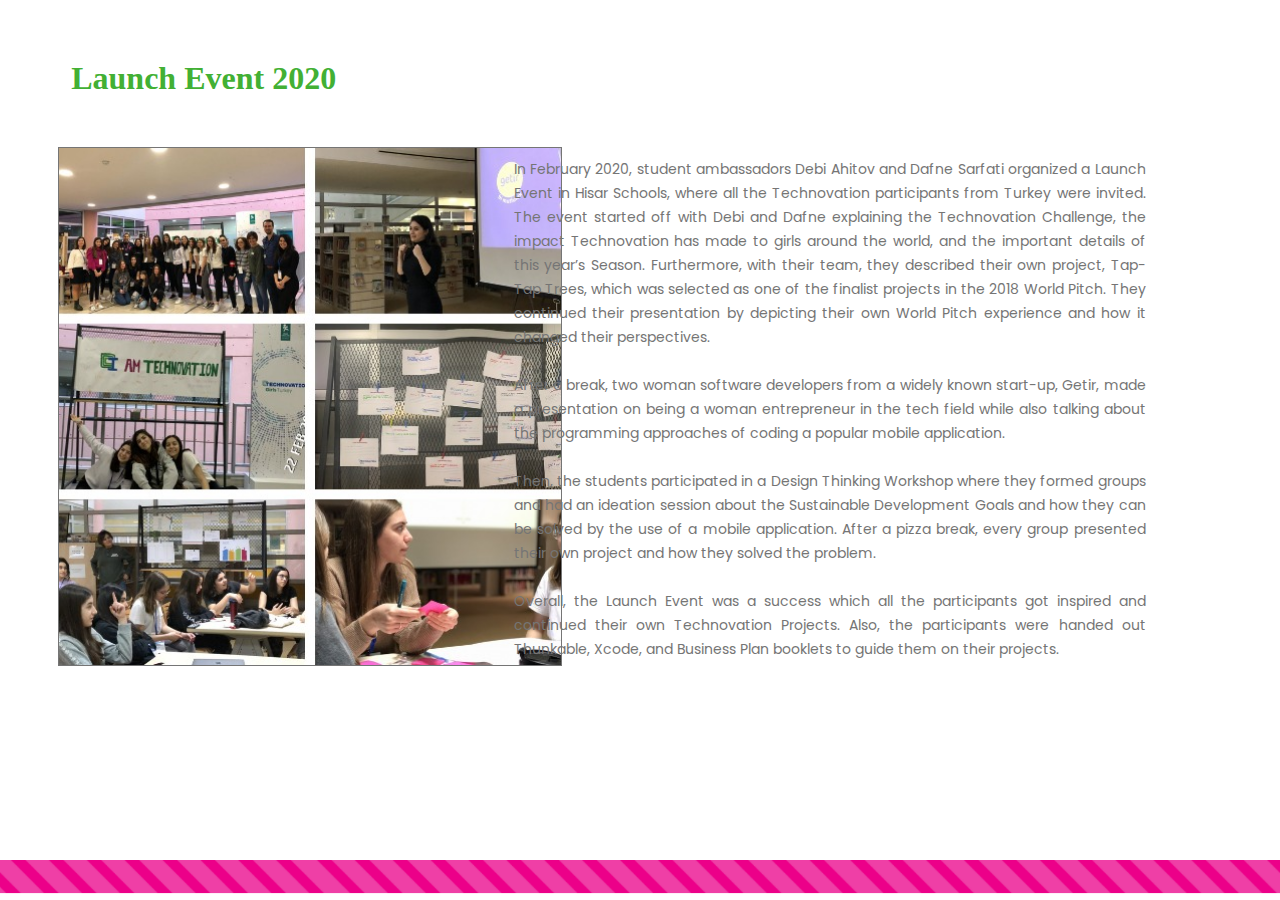
<file: technovation 2018/launchevent.html>
<!DOCTYPE html>

<html lang="en">

<head>

     <meta name="viewport" content="width=device-width", initial-scale=1.0>
     <meta charset="UTF-8">
<title>Launch Event 2020</title>
<link rel="stylesheet" href="css/templatemo-style.css">

</head>
<body>


<div class="ortala">
<br>
      <h2 style="size: 60px; margin-left: 5%" >Launch Event 2020</h2>

</div>



<p style="float: left; clear: left"><img style="margin-right: 10%; margin-left: 10%;" height="100%" width="100%" src="images/launchevent.jpg"  border="1px"></p>
<p style="margin-right: 10%; margin-left: 40%; text-align: justify;"><br>
In February 2020, student ambassadors Debi Ahitov and Dafne Sarfati organized a Launch Event in Hisar Schools, where all the Technovation participants from Turkey were invited. The event started off with Debi and Dafne explaining the Technovation Challenge, the impact Technovation has made to girls around the world, and the important details of this year’s Season. 


Furthermore, with their team, they described their own project, Tap-Tap Trees, which was selected as one of the finalist projects in the 2018 World Pitch. They continued their presentation by depicting their own World Pitch experience and how it changed their perspectives. 
<br>
<br>

After a break, two woman software developers from a widely known start-up, Getir, made a presentation on being a woman entrepreneur in the tech field while also talking about the programming approaches of coding a popular mobile application. 
<br>
<br>

Then, the students participated in a Design Thinking Workshop where they formed groups and had an ideation session about the Sustainable Development Goals and how they can be solved by the use of a mobile application.


After a pizza break, every group presented their own project and how they solved the problem.
<br>
<br>

Overall, the Launch Event was a success which all the participants got inspired and continued their own Technovation Projects. Also, the participants were handed out Thunkable, Xcode, and Business Plan booklets to guide them on their projects.
</p>

          </div>
         
           </div>
     </div>
  </div>

<head>
<style>
.footer {
  position: fixed;
  left: 0;
  bottom: 0;
  width: 100%;
  color: white;
  text-align: center;
}
</style>

<div class="footer">
  <img style=" width: 100%;"src="images/footer.png" />
</div>

</body>

</html>
</file>
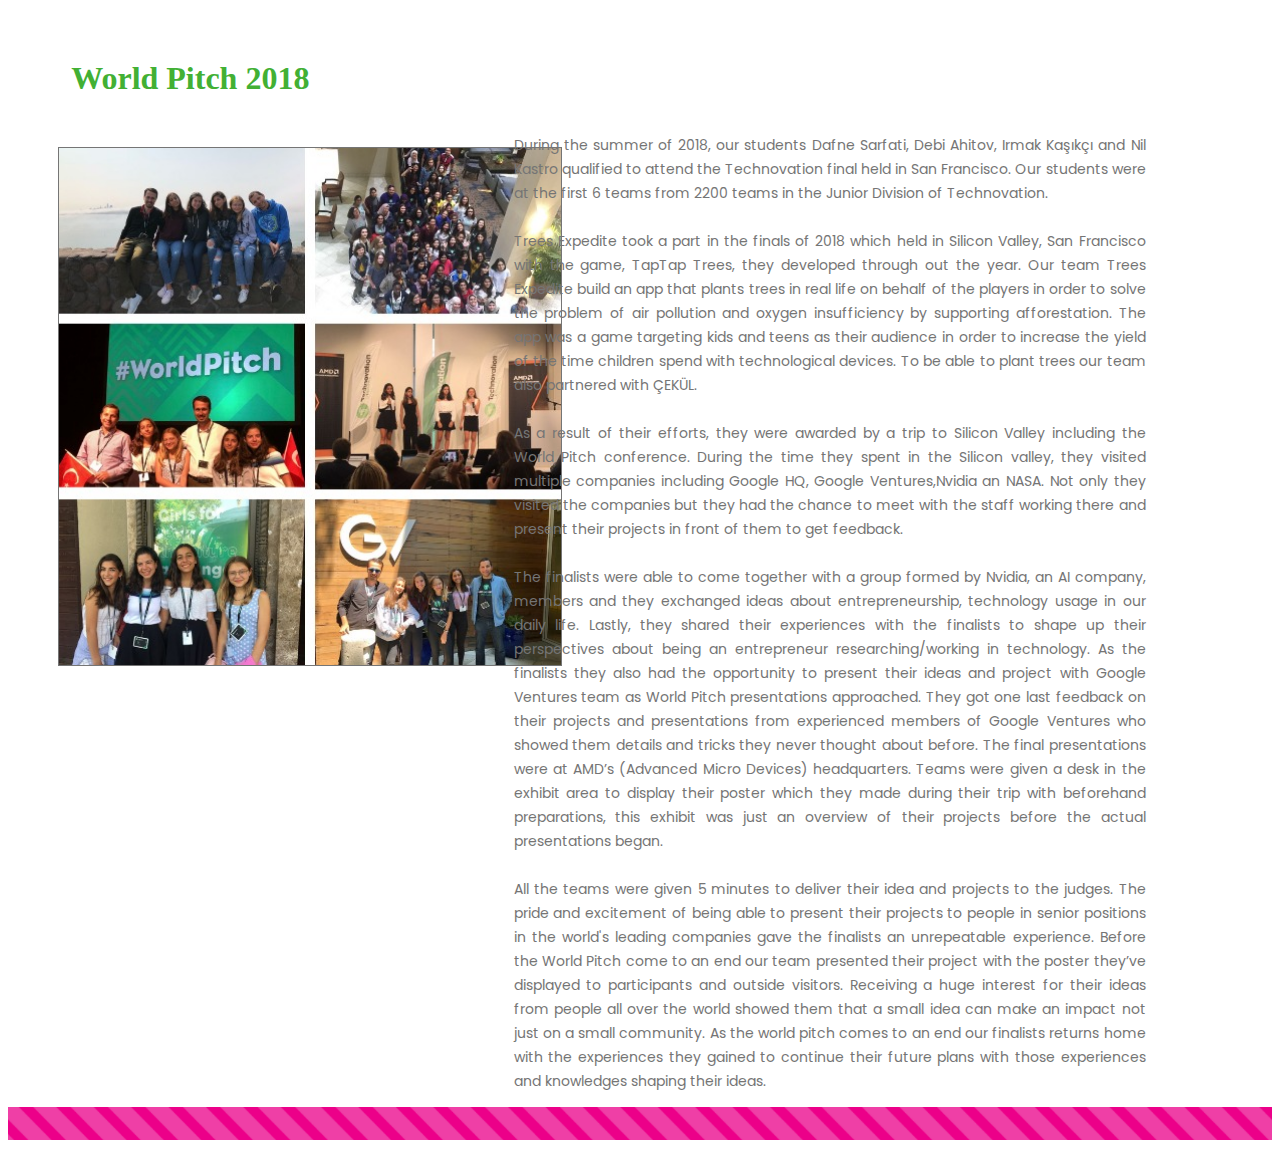
<file: technovation 2018/worldpitch.html>
<!DOCTYPE html>

<html lang="en">

<head>

     <meta name="viewport" content="width=device-width", initial-scale=1.0>
     <meta charset="UTF-8">
<title>World Pitch 2018-Technovation Turkey</title>
<link rel="stylesheet" href="css/templatemo-style.css">

</head>
<body>


<div class="ortala">
<br>
      <h2 style="size: 60px; margin-left: 5%" >World Pitch 2018</h2>

</div>



<p style="float: left; clear: left"><img style="margin-right: 10%; margin-left: 10%;" height="100%" width="100%" src="images/worldpitch.jpg"  border="1px"></p>
<p style="margin-right: 10%; margin-left: 40%; text-align: justify;">During the summer of 2018, our students Dafne Sarfati, Debi Ahitov, Irmak Kaşıkçı and Nil Kastro qualified to attend the Technovation final held in San Francisco. Our students were at the first 6 teams from 2200 teams in the Junior Division of Technovation. 

<br>
<br>

Trees Expedite took a part in the finals of 2018 which held in Silicon Valley, San Francisco with the game, TapTap Trees, they developed through out the year. Our team Trees Expedite build an app that plants trees in real life on behalf of the players in order to solve the problem of air pollution and oxygen insufficiency by supporting  afforestation. The app was a game targeting kids and teens as their audience in order to increase the yield of the time children spend with technological devices. To be able to plant trees our team also partnered with ÇEKÜL. 
<br>
<br>

As a result of their efforts, they were  awarded by a trip to Silicon Valley including the World Pitch conference. During the time they spent in the Silicon valley, they visited multiple companies including Google HQ, Google Ventures,Nvidia an NASA. Not only they visited the companies but they had the chance to meet with the staff working there and present their projects in front of them to get feedback. 
<br>

<br>

The finalists were able to come together with a group formed by Nvidia, an AI company, members and they exchanged ideas about entrepreneurship, technology usage in our daily life. Lastly, they shared their experiences with the finalists to shape up their perspectives about being an entrepreneur researching/working in technology. As the finalists they also had the opportunity to present their ideas and project with Google Ventures team as World Pitch presentations approached. They got one last feedback on their  projects and presentations from experienced members of Google Ventures who showed them details and tricks they never thought about before. The final presentations were at AMD’s (Advanced Micro Devices) headquarters. Teams were given a desk in the exhibit area to display their poster which they made during their trip with beforehand preparations, this exhibit was just an overview of their projects before the actual presentations began. 
<br>

<br>
All the teams were given 5 minutes to deliver their idea and projects to the judges. The pride and excitement of being able to present their projects to people in senior positions in the world's leading companies gave the finalists an unrepeatable experience. Before the World Pitch come to an end our team presented their project with the poster they’ve displayed to participants and outside visitors. Receiving a huge interest for their ideas from people all over the world showed them that a small idea can make an impact not just on a small community. As the world pitch comes to an end our finalists returns home with the experiences they gained to continue their future plans with those experiences and knowledges shaping their ideas. 
</p>

          </div>
         
           </div>
     </div>
  </div>

<head>


</style>

<div class="footer">
  <img style=" width: 100%;"src="images/footer.png" />
</div>
</body>

</html>
</file>
<file: technovation 2018/css/templatemo-style.css>
/*

Eatery Cafe Template 

http://www.templatemo.com/tm-515-eatery

*/

  @import url('https://fonts.googleapis.com/css?family=Poppins:400,700');

  body {
    background: #ffffff;
    font-family: 'Poppins', sans-serif;
    overflow-x: hidden;
  }


.pinki{
  color: #d0006f;
}
.main-posts {
    position: relative;
    z-index: 6;
}.post-masonry {
    margin-bottom: 30px;
}

.post-masonry .post-thumb {
    border: 10px solid #fff;
    overflow: hidden;
    position: relative;
}

.post-masonry .post-thumb img {
    width: 100%;
    display: block;
}

.post-masonry .post-thumb .title-over {
    position: absolute;
    bottom: 0;
    left: 0;
    width: 100%;
    background: rgba(0,0,0,0.9);
    padding: 15px 20px;
}

.post-masonry .post-thumb .title-over h4 {
    font-size: 16px;
    font-family: 'robotoregular';
}

.post-masonry .post-thumb .title-over a {
    color: #fff;
}

.post-masonry .post-thumb .post-hover {
    position: absolute;
    width: 100%;
    height: 100%;
    top: 70px;
    left: 0;
    visibility: hidden;
    opacity: 0;
    background: rgba(0,0,0,0.9);
    -webkit-transition: all 150ms ease-in-out;
    -moz-transition: all 150ms ease-in-out;
    -ms-transition: all 150ms ease-in-out;
    -o-transition: all 150ms ease-in-out;
    transition: all 150ms ease-in-out;
}

.post-masonry .post-thumb .post-hover .inside {
    position: relative;
    top: 50%;
    -moz-transform: translateY(-50%);
    -ms-transform: translateY(-50%);
    -webkit-transform: translateY(-50%);
    transform: translateY(-50%);
}

.post-masonry .post-thumb .post-hover h4 {
    font-size: 16px;
    font-family: 'robotoregular';
    margin-bottom: 10px;
}

.post-masonry .post-thumb .post-hover a {
    color: #fff !important;
}

.post-masonry .post-thumb .post-hover i {
    display: block;
    margin-bottom: 10px;
}

.post-masonry .post-thumb .post-hover p {
    font-size: 12px;
}

.post-masonry .post-thumb .post-hover span {
    font-size: 12px;
    margin-bottom: 15px;
    display: block;
}

.post-masonry .post-thumb:hover .title-over {
    -webkit-transition: all 150ms ease-in-out;
    -moz-transition: all 150ms ease-in-out;
    -ms-transition: all 150ms ease-in-out;
    -o-transition: all 150ms ease-in-out;
    transition: all 150ms ease-in-out;
    visibility: hidden;
    opacity: 0;
    bottom: -50px;
}

.post-masonry .post-thumb:hover .post-hover {
    top: 0;
    visibility: visible;
    opacity: 1;
}


  /*---------------------------------------
     TYPOGRAPHY              
  -----------------------------------------*/

  h1,h2,h3,h4,h5,h6 {
    font-weight: bold;
    line-height: inherit;
  }

  h1 {
    color: #252525;
    font-size: 3em;
    line-height: 50px;
  }

  h2 {
    color: #42b034;
    font-size: 2em;
    padding-bottom: 10px;
    font-family: 'RubikMonoOne-Regular'
  }

  h3 {
    font-size: 1.5em;
    margin-bottom: 0;
  }

  h3,
  h3 a {
    color: #454545;
  }

  p {
    color: #757575;
    font-size: 14px;
    font-weight: normal;
    line-height: 24px;
  }

.baslik{
      font-size: 46px;
      font-family: 'Poppins';
}

  /*---------------------------------------
     GENERAL               
  -----------------------------------------*/

  html{
    -webkit-font-smoothing: antialiased;
  }

  a {
    color: #252525;
    -webkit-transition: 0.5s;
    transition: 0.5s;
    text-decoration: none !important;
  }

  a:hover, a:active, a:focus {
    color: #D0006F;
    outline: #D0006F;
  }

  ::-webkit-scrollbar{
    width: 8px;
    height: 8px;
  }

  ::-webkit-scrollbar-thumb {
    cursor: pointer;
    background: #000000;
  }

  .section-title {
    padding-bottom: 40px;
  }

  .section-title h2 {
    margin: 0;
  }

  .section-title h4 {
    color: #bfbdbd;
    font-size: 10px;
    letter-spacing: 1px;
    text-transform: uppercase;
    margin-top: 0;
  }

  .overlay {
    background: rgba(0,0,0,0.5);
    position: absolute;
    top: 0;
    right: 0;
    bottom: 0;
    left: 0;
    width: 100%;
    height: 100%;
  }

  section {
    position: relative;
    padding: 100px 0;
  }

  #team, 
  #menu,
  #testimonial {
    text-align: center;
  }

  .about-image img,
  .team-thumb img {
    width: 100%;
  }
  
  #google-map iframe {
    border: 0;
    width: 100%;
    height: 390px;
  }



  /*---------------------------------------
     BUTTONS               
  -----------------------------------------*/
.nobutton{
  font-family: 'Poppins';
  color: #43b02a;
  display: flex;
  justify-content: center;

.wrapper{
    text-align: center;
}

.button {
    position: absolute;
    top: 50%;
}

}
  .section-btn {
    background: #D00070;
    border-radius: 0;
    border: 0;
    color: #f9f9f9;
    font-size: inherit;
    font-weight: normal;
    padding: 10px 25px;
    transition: 0.5s 0.2s;
  }



  /*---------------------------------------
       PRE LOADER              
  -----------------------------------------*/

  .preloader {
    position: fixed;
    top: 0;
    left: 0;
    width: 100%;
    height: 100%;
    z-index: 99999;
    display: flex;
    flex-flow: row nowrap;
    justify-content: center;
    align-items: center;
    background: none repeat scroll 0 0 #ffffff;
  }

  .spinner {
    border: 1px solid transparent;
    border-radius: 3px;
    position: relative;
  }

  .spinner:before {
    content: '';
    box-sizing: border-box;
    position: absolute;
    top: 50%;
    left: 50%;
    width: 45px;
    height: 45px;
    margin-top: -10px;
    margin-left: -10px;
    border-radius: 50%;
    border: 1px solid #575757;
    border-top-color: #ffffff;
    animation: spinner .9s linear infinite;
  }

  @-webkit-@keyframes spinner {
    to {transform: rotate(360deg);}
  }

  @keyframes spinner {
    to {transform: rotate(360deg);}
  }



  /*---------------------------------------
      MENU              
  -----------------------------------------*/

  .custom-navbar {
    border: none;
    margin-bottom: 0;
    padding: 25px 0;
  }

  .custom-navbar .navbar-brand {
    color: #ffffff;
    font-size: 18px;
    font-weight: bold;
  }

  .custom-navbar .navbar-brand span {
    color: #ce3232;
  }

  .top-nav-collapse {
    background: #ffffff;
  }

  .custom-navbar .navbar-nav.navbar-nav-first {
    margin-left: 8em;
  }

  .custom-navbar .navbar-nav.navbar-right li a {
    padding-right: 12px;
    padding-left: 12px;
  }

  .custom-navbar .navbar-nav.navbar-right .section-btn {
    display: inline-block;
    margin: 0.2em 0 0 1em;
  }

  .custom-navbar .navbar-nav.navbar-right .section-btn:hover {
    background: #292929;
    color: #ffffff;
  }

  .custom-navbar .navbar-nav.navbar-right .section-btn:focus {
    color: #ffffff;
  }

  .custom-navbar .navbar-nav.navbar-right .section-btn a {
    padding: 10px 25px;
  }

  .custom-navbar .nav .section-btn a:hover {
    color: #ffffff;
  }

  .custom-navbar .nav li a {
    font-size: 12px;
    font-weight: bold;
    color: #ffffff;
    padding-right: 22px;
    padding-left: 22px;
    text-transform: uppercase;
  }

  .custom-navbar .nav li a:hover {
    background: transparent;
    color: #ce3232;
  }

  .custom-navbar .navbar-nav > li > a:hover,
  .custom-navbar .navbar-nav > li > a:focus {
    background-color: transparent;
  }

  .custom-navbar .nav li.active > a {
    background-color: transparent;
    color: #ce3232;
  }

  .custom-navbar .navbar-toggle {
    border: none;
    padding-top: 10px;
  }

  .custom-navbar .navbar-toggle {
    background-color: transparent;
  }

  .custom-navbar .navbar-toggle .icon-bar {
    background: #252525;
    border-color: transparent;
  }

  @media(min-width:768px) {
    .custom-navbar {
      border-bottom: 0;
      background: 0 0; 
    }

    .custom-navbar.top-nav-collapse {
      background: #ffffff;
      -webkit-box-shadow: 0 1px 30px rgba(0, 0, 0, 0.1);
      -moz-box-shadow: 0 1px 30px rgba(0, 0, 0, 0.1);
      box-shadow: 0 1px 30px rgba(0, 0, 0, 0.1);
      padding: 12px 0;
    }

    .top-nav-collapse .navbar-brand {
      color: #454545;
    }

    .top-nav-collapse .nav li a {
      color: #575757;
    }

    .top-nav-collapse .nav .section-btn a {
      color: #ffffff;
    }
  }



  /*---------------------------------------
      HOME              
  -----------------------------------------*/

  #home {
    padding: 0;
  }

  #home h1 {
    color: #ffffff;
    padding-bottom: 30px;
  }

  #home h3 {
    color: #f9f9f9;
    font-size: 14px;
    line-height: inherit;
    letter-spacing: 2px;
    text-transform: uppercase;
    margin: 0;
  }

  @media (min-width: 768px) {
    .slider .col-md-8 {
      padding-left: 0;
    }
  }

  .slider .owl-dots {
    position: absolute;
    top: 50%;
    right: 2em;
    justify-content: center;
  }

  .owl-theme .owl-dots .owl-dot {
    display: block;
  }

  .owl-theme .owl-dots .owl-dot span {
    width: 12px;
    height: 12px;
    margin: 7px 10px;
    border: 2px solid #d9d9d9;
    background: transparent;
    display: block;
    -webkit-backface-visibility: visible;
    transition: opacity 200ms ease;
    border-radius: 30px;
  }

  .owl-theme .owl-dots .owl-dot.active span, .owl-theme .owl-dots .owl-dot:hover span {
    background-color: #ffffff;
    border-color: transparent;
  }

  .slider .caption {
    display: flex;
    justify-content: center;
    flex-direction: column;
    text-align: left;
    background-color: rgba(20,20,20,0.2);
    height: 100%;
    color: #fff;
    cursor: e-resize;
    padding: 4em 0 0 2em;
  }

  .slider .item {
    background-position: inherit;
    background-repeat: no-repeat;
    background-attachment: local;
    background-size: cover;
    height: 650px;
  }

  .slider .item-first {
    background-image: url(../images/pls.jpg);
  }

  .slider .item-second {
    background-image: url(../images/slider-image2.jpg);
  }

  .slider .item-third {
    background-image: url(../images/slider-image3.jpg);
  }

  .slider .item-second .section-btn {
    background: #292929;
  }

  .slider .item-second .section-btn:hover {
    background: #ffffff;
  }

  .slider .item-third .section-btn {
    background: transparent;
    border: 1px solid #ffffff;
  }

  .slider .item-third .section-btn:hover,
  .slider .item-third .section-btn:focus {
    background: #ce3232;
    border-color: transparent;
    color: #ffffff;
  }



  /*---------------------------------------
      ABOUT              
  -----------------------------------------*/

  #about {
    padding-bottom: 0;
  }

  .about-info {
    padding: 0 6em 5em 0;
  }

  .about-info .section-title {
    padding-bottom: 20px;
  }

  .about-image {
    position: absolute;
  }



  /*---------------------------------------
      TEAM              
  -----------------------------------------*/

  #team {
    background: #f9f9f9;
  }

  .team-thumb {
    position: relative;
    overflow: hidden;
    cursor: pointer;
  }

  .team-info {
    padding: 10px 30px 20px 30px;
  }

  .team-thumb .team-hover {
    position: absolute;
    background: #1c1c1c;
    width: 100%;
    height: 100%;
    top: 0;
    right: 0;
    bottom: 0;
    left: 0;
    text-align: center;
    opacity: 0;
    transform: translateY(100%);
    transition: 0.5s 0.2s;
  }

  .team-thumb:hover .team-hover {
    opacity: 0.95;
    transition-delay: 0.3s;
    transform: translateY(0);
  }

  .team-thumb img {
    transition: 0.5s 0.2s;
  }

  .team-thumb:hover img {
    transform: scale(1.2);
  }

  .team-thumb .social-icon li a {
    background: #292929;
    border-radius: 100%;
    width: 50px;
    height: 50px;
    line-height: 50px;
    color: #d9d9d9;
    font-size: 20px;
    margin: 15px 5px 0 5px;
  }

  .team-thumb .team-item {
    position: absolute;
    top: 50%;
    left: 50%;
    -webkit-transform: translate(-50%,-50%);
    -moz-transform: translate(-50%,-50%);
    transform: translate(-50%,-50%);
  }

  .team-item h4 {
    color: #ffffff;
  }

  .team-info p {
    color: #bfbdbd;
    font-size: 12px;
    font-weight: bold;
    letter-spacing: 1px;
    text-transform: uppercase;
    margin-top: 5px;
  }



  /*---------------------------------------
     MENU              
  -----------------------------------------*/

  #menu {
    padding-bottom: 0;
  }

  #menu .container {
    width: 100%;
  }

  #menu .col-md-4 {
    margin: 0;
    padding: 0;
  }

  .menu-thumb img {
    width: 100%;
    transition: 0.5s;
  }

  .menu-thumb:hover img {
    transform: scale(1.15);
  }

  #menu .menu-thumb {
    overflow: hidden;
    position: relative;
    cursor: pointer;
    width: 102%;
  }

  .menu-thumb .menu-info {
    position: absolute;
    top: 60%;
    left: 0px;
    right: 0px;
    bottom: 0px;
    text-align: left;
    padding: 25px 30px;
    transition: 0.5s 0.2s;
  }

  .menu-info .menu-item {
    float: left;
  }

  .menu-info .menu-price {
    float: right;
  }

  .menu-info .menu-price span {
    font-size: 20px;
    font-weight: bold;
    line-height: normal;
    display: block;
    margin-top: 10px;
  }

  .menu-thumb .menu-info h3,
  .menu-thumb .menu-info p,
  .menu-thumb .menu-info span {
    transform: translateY(100%);
    opacity: 0;
    display: block;
    transition: 0.5s 0.2s;
    color: #ffffff;
    z-index: 2;
    position: relative;
  }

  .menu-thumb .menu-info h3 {
    margin-top: 0;
  }

  .menu-thumb .menu-info p {
    color: #d9d9d9;
    text-transform: uppercase;
    font-size: 10px;
    font-weight: bold;
    letter-spacing: 1px;
  }

  .menu-thumb:hover .menu-info h3,
  .menu-thumb:hover .menu-info p,
  .menu-thumb:hover .menu-info span {
    transform: translateY(0px);
    opacity: 1;
  }

  .menu-thumb:hover .menu-info {
    background: rgba(0,0,0,0.8);
  }



  /*---------------------------------------
      TESTIMONIAL             
  -----------------------------------------*/

  #testimonial {
    background: url('../images/testimonial-bg.jpg') center center no-repeat;
    background-size: cover;
  }

  #testimonial .owl-dots {
    position: relative;
    top: 0;
    right: 0;
    justify-content: center;
  }

  #testimonial .owl-theme .owl-dots .owl-dot,
  #testimonial .owl-theme .owl-dots .owl-dot span {
    display: inline-block;
  }

  #testimonial .owl-theme .owl-dots .owl-dot span {
    margin: 20px 5px;
  }

  #testimonial h2 {
    color: #ffffff;
  }

  #testimonial p,
  .tst-author h4,
  .tst-author span {
    display: inline;
  }

  #testimonial p {
    color: #d9d9d9;
    font-size: 20px;
    line-height: 35px;
  }

  .tst-author {
    margin-top: 20px;
  }

  .tst-author h4,
  .tst-author span {
    color: #b2b2b2;
  }

  .tst-author span {
    margin-left: 5px;
  }



  /*---------------------------------------
      CONTACT             
  -----------------------------------------*/

  #contact .section-title {
    padding-bottom: 0;
  }

  #contact .text-success,
  #contact .text-danger {
    display: none;
  }

  #contact .form-control {
    background: transparent;
    border: 0;
    border-bottom: 1px solid #dddddd;
    border-radius: 0;
    box-shadow: none;
    font-size: 14px;
    font-weight: normal;
    margin-bottom: 15px;
    transition: all ease-in-out 0.4s;
  }

  #contact .form-control:hover,
  #contact .form-control:focus {
    border-bottom-color: #c9c9c9;
  }

  #contact input {
    height: 55px;
  }

  #contact button#cf-submit {
    background: #ce3232;
    border-radius: 0;
    border: 0;
    color: #ffffff;
    font-weight: bold;
    height: 50px;
  }

  #contact button#cf-submit:hover {
    background: #292929;
    color: #ffffff;
  }



  /*---------------------------------------
     FOOTER              
  -----------------------------------------*/

  footer {
    border-top: 1px solid rgba(0,0,0,0.05);
    padding: 120px 0;
    padding-bottom: 80px;
  }

  footer .section-title {
    padding-bottom: 10px;
  }

  footer h2 {
    font-size: 20px;
  }

  footer a,
  footer p {
    color: #909090;
  }

  footer strong {
    color: #d9d9d9;
  }

  footer address p {
    margin-bottom: 0;
  }

  .footer-info,
  footer .social-icon {
    margin-top: 20px;
  }

  .footer-open-hour {
    background: #ce3232;
    background: url('../images/footer-open-hour-bg.jpg') center center no-repeat;
    background-size: cover;
    border-radius: 20px;
    margin-top: 0;
    padding: 40px 0 40px 80px;
    overflow: hidden;
    position: relative;
    z-index: 22;
    right: 20px;
    bottom: 20px;
  }

  .footer-open-hour::after {
    background: rgba(29,29,29,0.85);
    content: "";
    position: absolute;
    top: 0;
    right: 0;
    bottom: 0;
    left: 0;
    width: 100%;
    height: 100%;
    z-index: -2222;
  }

  .footer-open-hour h2 {
    color: #ffffff;
  }

  .footer-open-hour p {
    color: #d9d9d9;
  }

  .footer-open-hour strong {
    color: #f9f9f9;
  }



  /*---------------------------------------
     SOCIAL ICON              
  -----------------------------------------*/

  .social-icon {
    position: relative;
    padding: 0;
    margin: 0;
  }

  .social-icon li {
    display: inline-block;
    list-style: none;
    margin-bottom: 5px;
  }

  .social-icon li a {
    border-radius: 100px;
    color: #ce3232;
    font-size: 15px;
    width: 35px;
    height: 35px;
    line-height: 35px;
    text-decoration: none;
    text-align: center;
    transition: all 0.4s ease-in-out;
    position: relative;
  }

  .social-icon li a:hover {
    background: #ce3232;
    color: #ffffff;
  }



  /*---------------------------------------
     RESPONSIVE STYLES              
  -----------------------------------------*/

  @media screen and (max-width: 1170px) {
    .custom-navbar .navbar-nav.navbar-nav-first {
      margin-left: inherit;
    }
  }


  @media only screen and (max-width: 1200px) {
    .about-info {
      padding-right: 0;
    }

    .about-image {
      position: relative;
    }
  }


  @media only screen and (max-width: 992px) {
    section {
      padding: 60px 0;
    }

    .custom-navbar .section-btn {
      margin-left: 1em;
    }

    .slider .item {
      background-position: center;
    }

    .about-info {
      padding: 0;
    }

    .team-info {
      margin-bottom: 50px;
    }

    #menu .menu-thumb {
      width: 103%;
    }

    #testimonial {
      background-position: 50% 0 !important;
    }

    #google-map,
    .footer-info {
      margin-bottom: 50px;
    }
  }


  @media only screen and (min-width: 768px) and (max-width: 991px) {
    .custom-navbar .nav li a {
      padding-right: 10px;
      padding-left: 10px;
    }
  }

  @media only screen and (max-width: 767px) {
    h1 {
      font-size: 2.5em;
    }

    h1,h2,h3 {
      line-height: normal;
    }

    .custom-navbar {
      background: #ffffff;
      -webkit-box-shadow: 0 1px 30px rgba(0, 0, 0, 0.1);
      -moz-box-shadow: 0 1px 30px rgba(0, 0, 0, 0.1);
      box-shadow: 0 1px 30px rgba(0, 0, 0, 0.1);
      padding: 10px 0;
      text-align: center;
    }

    .custom-navbar .nav li a {
      line-height: normal;
      padding: 10px;
    }

    .custom-navbar .navbar-brand,
    .top-nav-collapse .navbar-brand {
      color: #252525;
      font-weight: 600;
    }

    .custom-navbar .nav li a,
    .top-nav-collapse .nav li a {
      color: #575757;
    }

    .custom-navbar .navbar-nav.navbar-right li {
      display: inline-block;
    }

    .custom-navbar .navbar-nav.navbar-right .section-btn {
      display: block !important;
      width: 50%;
      margin: 10px auto 10px auto;
      padding: 10px;
    }

    .custom-navbar .section-btn a {
      color: #ffffff !important;
    }

    .slider .caption {
      padding: 0;
    }

    .menu-thumb .menu-info {
      top: 80%;
    }

    footer {
      padding: 60px 0;
      padding-bottom: 60px;
    }

    .footer-open-hour {
      right: 0;
      bottom: 0;
      margin-top: 30px;
    }
  }
</file>
<file: css/tooplate-waso-strategy.css>
/*

Tooplate 2130 Waso Strategy

https://www.tooplate.com/view/2130-waso-strategy

Free Bootstrap 5 HTML Template

*/


/*---------------------------------------
  CUSTOM PROPERTIES ( VARIABLES )             
-----------------------------------------*/
:root {
  --white-color:                  #ffffff;
  --primary-color:                #43b02a; 
  --secondary-color:              #d0006f; 
  --section-bg-color:             #f5f5f5; 
  --dark-color:                   #000000;
  --p-color:                      #717275;


  --magenta: #d0006f;
  --bright-blue: #5bc2e7;
  --dark-blue: #041e42 ;
  --energetic-blue: #0075cf;
  --gold: #ffb71c;
  --green: #43b02a;
  --orange: #ff7700 ;


  --body-font-family:             'poppins', sans-serif;

  --h1-font-size:                 60px;
  --h2-font-size:                 42px;
  --h3-font-size:                 36px;
  --h4-font-size:                 32px;
  --h5-font-size:                 24px;
  --h6-font-size:                 22px;
  --p-font-size:                  18px;
  --menu-font-size:               14px;
  --copyright-text-font-size:     16px;

  --font-weight-normal:           400;
  --font-weight-medium:           500;
  --font-weight-bold:             700;
}

body {
    background: var(--white-color);
    font-family: var(--body-font-family); 
}


/*---------------------------------------
  TYPOGRAPHY               
-----------------------------------------*/

h2,
h3,
h4,
h5,
h6 {
  color: var(--dark-color);
}

h1,
h2,
h3,
h4,
h5,
h6 {
  font-weight: var(--font-weight-bold);
  letter-spacing: -1px;
}

h1 {
  font-size: var(--h1-font-size);
  letter-spacing: -2px;
}

h2 {
  font-size: var(--h2-font-size);
  letter-spacing: -2px;
}

h3 {
  font-size: var(--h3-font-size);
  line-height: inherit;
}

h4 {
  font-size: var(--h4-font-size);
  line-height: inherit;
}

h5 {
  font-size: var(--h5-font-size);
  line-height: normal;
}

h6 {
  font-size: var(--h6-font-size);
}

p {
  color: var(--p-color);
  font-size: var(--p-font-size);
  font-weight: var(--font-weight-normal);
}

ul li {
  color: var(--p-color);
  font-size: var(--p-font-size);
  font-weight: var(--font-weight-normal);
}

a, 
button {
  touch-action: manipulation;
  transition: all 0.3s;
}

a {
  color: var(--p-color);
  text-decoration: none;
}

a:hover {
  color: var(--primary-color);
}

::selection {
  background: var(--primary-color);
  color: var(--white-color);
}

::-moz-selection {
  background: var(--primary-color);
  color: var(--white-color);
}

.section-hero ::selection,
.bg-warning ::selection {
  background: #43b02a;
}

.section-padding {
  padding-top: 120px;
  padding-bottom: 120px;
}

.custom-border-radius {
  border-radius: 20px;
}

b,
strong {
  font-weight: var(--font-weight-bold);
}

.small-title {
  text-transform: uppercase;
}


/*---------------------------------------
  CUSTOM ICON               
-----------------------------------------*/
.custom-icon {
  display: inline-block;
  height: 45px;
  width: 45px;
  line-height: 45px;
  border: 3px solid var(--white-color);
  text-align: center;
  border-radius: 50%;
  font-size: 20px;
  position: relative;
}

.custom-icon::before,
.custom-icon::after {
  box-sizing: inherit;
  content: "";
  position: absolute;
  width: 100%;
  height: 100%;
  left: 0;
  top: 0;
  border-radius: 50%;
}

.custom-icon::before {
  border: 3px solid transparent;
}

.custom-icon::after {
  border: 0 solid transparent;
}

.custom-icon:hover {
  border-color: transparent;
}

.custom-icon:hover::before {
  border-top-color: var(--primary-color);
  border-right-color: var(--primary-color);
  border-bottom-color: var(--primary-color);
  transition: border-top-color .15s linear,border-right-color .15s linear .1s,border-bottom-color .15s linear .2s;
}

.custom-icon:hover::after {
  border-top: 3px solid var(--primary-color);
  border-left-width: 3px;
  border-right-width: 3px;
  transform: rotate(270deg);
  transition: transform .4s linear 0s,border-left-width 0s linear .35s;
}

.play-icon::before {
  position: relative;
  left: 1px;
}


/*---------------------------------------
  CUSTOM BUTTON               
-----------------------------------------*/
.custom-btn {
  background: var(--secondary-color);
  border-radius: 100px;
  color: var(--white-color);
  font-size: var(--copyright-text-font-size);
  font-weight: var(--font-weight-bold);
  padding: 12px 24px;
}

.custom-btn:hover {
  background: var(--primary-color);
  color: var(--white-color);
}

.custom-bg-primary {
  background: var(--primary-color);
}

.custom-bg-primary:hover {
  background: var(--white-color);
  color: var(--dark-color);
}


/*---------------------------------------
  NAVIGATION              
-----------------------------------------*/
.navbar {
  z-index: 9;
  right: 0;
  left: 0;
}

.navbar-brand {
  font-size: 32px;
  font-weight: var(--font-weight-bold);
  color: var(--primary-color);
}

.navbar-expand-lg .navbar-nav .nav-link {
  padding-right: 25px;
  padding-left: 25px;
}

.navbar-nav .nav-link {
  color: var(--p-color);
  font-size: var(--menu-font-size);
  font-weight: var(--font-weight-medium);
  text-transform: uppercase;
  padding-top: 15px;
  padding-bottom: 15px;
}

.navbar-nav .nav-link.active, 
.navbar-nav .nav-link:hover,
.projects-detail-page .navbar-nav .nav-link.active:hover {
  color: var(--magenta);
}

.projects-detail-page .navbar-nav .nav-link.active {
  color: var(--p-color);
}

.navbar-toggler {
  border: 0;
  padding: 0;
  cursor: pointer;
  margin: 0;
  width: 30px;
  height: 35px;
  outline: none;
}

.navbar-toggler:focus {
  outline: none;
  box-shadow: none;
}

.navbar-toggler[aria-expanded="true"] .navbar-toggler-icon {
  background: transparent;
}

.navbar-toggler[aria-expanded="true"] .navbar-toggler-icon:before,
.navbar-toggler[aria-expanded="true"] .navbar-toggler-icon:after {
  transition: top 300ms 50ms ease, -webkit-transform 300ms 350ms ease;
  transition: top 300ms 50ms ease, transform 300ms 350ms ease;
  transition: top 300ms 50ms ease, transform 300ms 350ms ease, -webkit-transform 300ms 350ms ease;
  top: 0;
}

.navbar-toggler[aria-expanded="true"] .navbar-toggler-icon:before {
  transform: rotate(45deg);
}

.navbar-toggler[aria-expanded="true"] .navbar-toggler-icon:after {
  transform: rotate(-45deg);
}

.navbar-toggler .navbar-toggler-icon {
  background: var(--dark-color);
  transition: background 10ms 300ms ease;
  display: block;
  width: 30px;
  height: 2px;
  position: relative;
}

.navbar-toggler .navbar-toggler-icon:before,
.navbar-toggler .navbar-toggler-icon:after {
  transition: top 300ms 350ms ease, -webkit-transform 300ms 50ms ease;
  transition: top 300ms 350ms ease, transform 300ms 50ms ease;
  transition: top 300ms 350ms ease, transform 300ms 50ms ease, -webkit-transform 300ms 50ms ease;
  position: absolute;
  right: 0;
  left: 0;
  background: var(--dark-color);
  width: 30px;
  height: 2px;
  content: '';
}

.navbar-toggler .navbar-toggler-icon::before {
  top: -8px;
}

.navbar-toggler .navbar-toggler-icon::after {
  top: 8px;
}

.breadcrumb-item.active {
  color: var(--primary-color);
}


/*---------------------------------------
  SITE HEADER              
-----------------------------------------*/
.site-header {
  background: var(--primary-color);
  padding-top: 10px;
  padding-bottom: 10px;
}

.site-header-icon {
  color: var(--dark-color);
}

.site-header .social-icon {
  text-align: right;
}


/*---------------------------------------
  HERO              
-----------------------------------------*/
.hero {
  position: relative;
  height: calc(100vh - 133px);
}

.section-hero {
  background-image: url('../images/jason-goodman-MUZFKa_mttU-unsplash.jpg');
  background-repeat: no-repeat;
  background-position: center;
  background-size: cover;
  position: relative;
  height: auto;
  padding-top: 180px;
  padding-bottom: 180px;
}

.section-hero::before {
  content: "";
  background: linear-gradient(to top, var(--dark-color), transparent 90%);
  position: absolute;
  top: 0;
  right: 0;
  left: 0;
  width: 100%;
  height: 100%;
  pointer-events: none;
  opacity: 0.7;
}

.section-hero-text {
  position: relative;
}

.carousel {
  padding-right: 0;
  padding-left: 0;
}

.hero-carousel,
.carousel-inner,
.carousel-item {
  height: 100%;
}

.carousel-image-wrap::before {
  content: "";
  background: linear-gradient(to top, var(--dark-color), transparent 90%);
  position: absolute;
  z-index: 2;
  top: 0;
  right: 0;
  left: 0;
  width: 100%;
  height: 100%;
  pointer-events: none;
  opacity: 0.7;
}

.carousel-caption {
  z-index: 9;
  top: 32%;
  bottom: 0;
  left: 0;
  text-align: left;
  width: 50%;
  margin-right: 12px;
  margin-left: 12px;
}

.carousel-image-wrap {
  position: absolute;
  top: 0;
  right: 0;
  bottom: 0;
  width: 100%;
  height: 100%;
  margin-left: auto;
}

.carousel-image {
  width: 100%;
  height: 100%;
  object-fit: cover;
}

.carousel-control-next, 
.carousel-control-prev {
  top: auto;
  bottom: 50px;
  opacity: 1;
}

.carousel-control-prev {
  left: auto;
  right: 70px;
}

.carousel-control-next-icon, 
.carousel-control-prev-icon {
  width: 70px;
  height: 70px;
}


/*---------------------------------------
  ABOUT              
-----------------------------------------*/
.about-image-wrap {
  border-radius: 20px;
  position: relative;
  overflow: hidden;
}

.about-image-info {
  background: linear-gradient(to top, var(--dark-color), transparent 90%);
  position: absolute;
  bottom: 0;
  right: 0;
  left: 0;
  padding: 40px;
}

.about-image {
  border-radius: 20px;
  width: 100%;
  height: 100%;
  object-fit: cover;
}

.about-thumb {
  background: var(--primary-color);
  border-radius: 20px;
  margin-bottom: 24px;
  padding: 40px;
}


/*---------------------------------------
  SERVICES              
-----------------------------------------*/
.services {
  background: var(--section-bg-color);
}

.nav-tabs {
  border-bottom: 0;
}

.nav-tabs .nav-link,
.nav-tabs .nav-link span {
  color: var(--p-color);
  display: block;
  text-align: left;
}

.nav-tabs .nav-link {
  border-radius: 0;
  border: 0;
  border-left: 7px solid var(--p-color);
  margin-right: 30px;
  margin-left: 30px;
  margin-bottom: 30px;
  padding: 30px;
  transition: all 0.3s ease-in-out;
}

.nav-tabs .nav-item.show .nav-link, 
.nav-tabs .nav-link.active,
.nav-tabs .nav-link:focus, 
.nav-tabs .nav-link:hover {
  border-left-color: var(--secondary-color);
  background: var(--white-color);
  box-shadow: 0 1rem 3rem rgba(0,0,0,.175);
}

.nav-tabs .nav-link.active h3,
.nav-tabs .nav-link:focus h3, 
.nav-tabs .nav-link:hover h3 {
  color: var(--gold);
}


/*---------------------------------------
  PROJECTS              
-----------------------------------------*/
.projects-thumb {
  border-radius: 20px;
  position: relative;
  overflow: hidden;
  margin-bottom: 24px;
  transition: all 0.3s;
  cursor: pointer;
}

.projects-thumb-large {
  min-height: 356px;
}

.projects-thumb:hover {
  background: var(--white-color);
  box-shadow: 0 1rem 3rem rgba(0,0,0,.175);
}

.projects-thumb:hover .projects-image {
  transform: scale(1.2);
}

.projects-thumb:hover .projects-title-wrap {
  padding-bottom: 30px;
}

.projects-thumb:hover .custom-btn,
.projects-btn-wrap .custom-btn:hover {
  background: var(--green);
}

.projects-title-wrap {
  background: linear-gradient(to top, var(--dark-color), transparent 90%);
  position: absolute;
  bottom: 0;
  right: 0;
  left: 0;
  padding: 25px 25px 10px 25px;
  transition: all 0.2s;
}

.projects-small-title {
  color: var(--gold);
  text-transform: uppercase;
}

.projects-title {
  color: var(--white-color);
}

.projects-image {
  border-radius: 20px;
  width: 100%;
  height: auto;
  transition: all 0.3s;
}

.projects-thumb-large .projects-image {
  object-fit: cover;
  height: 100%;
}

.projects-btn-wrap {
  position: absolute;
  bottom: 25px;
  right: 25px;
}

.projects-btn-wrap .custom-btn {
  font-size: 30px;
  padding: 7.5px 15px;
}


/*---------------------------------------
  CONTACT INFO               
-----------------------------------------*/
.contact-thumb {
  position: relative;
  bottom: 140px;
  margin-bottom: -140px;
}

.contact-info {
  border-radius: 20px;
  padding: 40px;
}

.google-map {
  border-radius: 20px;
}

.contact-icon {
  color: var(--primary-color);
  font-size: var(--h4-font-size);
}


/*---------------------------------------
  CONTACT              
-----------------------------------------*/
.contact-container-wrap {
  background-color: var(--bs-yellow);
  padding-bottom: 120px;
}

.contact-form {
  margin-top: 30px;
  margin-right: 30px;
}


/*---------------------------------------
  CUSTOM FORM               
-----------------------------------------*/
.custom-form .form-control {
  background: transparent;
  box-shadow: none;
  border-radius: 0;
  border: 0;
  border-bottom: 3px solid var(--section-bg-color);
  margin-bottom: 24px;
  padding-top: 13px;
  padding-bottom: 13px;
  transition: all 0.3s;
  outline: none;
}

.custom-form .form-control:hover,
.custom-form .form-control:focus {
  background: var(--white-color);
}

.custom-form button[type="submit"] {
  background: var(--secondary-color);
  border-radius: 100px;
  border: 0;
  color: var(--white-color);
  font-weight: var(--font-weight-bold);
  transition: all 0.3s;
  margin-bottom: 0;
}

.custom-form button[type="submit"]:hover,
.custom-form button[type="submit"]:focus {
  background: var(--white-color);
  color: var(--dark-color);
}


/*---------------------------------------
  SITE FOOTER              
-----------------------------------------*/
.site-footer {
  background: var(--gold);
  padding-top: 40px;
  padding-bottom: 40px;
}

.site-footer .copyright-text {
  color: var(--white-color);
  font-size: var(--copyright-text-font-size);
}


/*---------------------------------------
  SOCIAL ICON               
-----------------------------------------*/
.social-icon {
  margin: 0;
  padding: 0;
}

.social-icon li {
  list-style: none;
  display: inline-block;
  vertical-align: top;
}

.social-icon-link {
  background: var(--white-color);
  border-radius: 20px;
  font-size: var(--copyright-text-font-size);
  color: var(--dark-color);
  display: inline-block;
  vertical-align: top;
  margin: 2px;
  width: 30px;
  height: 30px;
  line-height: 30px;
  text-align: center;
}

.social-icon-link:hover {
  color: var(--primary-color);
}


/*---------------------------------------
  RESPONSIVE STYLES               
-----------------------------------------*/
@media screen and (min-width: 1600px) {
  .projects-thumb-large {
    min-height: 416px;
  }
}

@media screen and (max-width: 1280px) {
  .contact svg {
    bottom: 0;
    margin-bottom: 0;
  }
}

@media screen and (max-width: 991px) {
  h1 {
    font-size: 48px;
  }

  h2 {
    font-size: 36px;
  }

  h3 {
    font-size: 32px;
  }

  h4 {
    font-size: 28px;
  }

  h5 {
    font-size: 20px;
  }

  h6 {
    font-size: 18px;
  }

  .section-padding {
    padding-top: 80px;
    padding-bottom: 80px;
  }

  .custom-btn {
    font-size: var(--copyright-text-font-size);
    padding: 8px 16px;
  }

  .navbar-expand-lg .navbar-nav .nav-link {
    padding-left: 0;
  }

  .navbar-nav .nav-link {
    padding-top: 10px;
    padding-bottom: 10px;
  }

  .site-header .social-icon {
    text-align: left;
    margin-top: 10px;
  }

  .carousel-caption {
    width: 100%;
  }

  .about-thumb {
    padding: 30px;
  }

  .about-image {
    height: auto;
    margin-bottom: 24px;
  }

  .contact-container-wrap {
    padding-bottom: 50px;
  }

  .contact-form {
    margin-right: 0;
    margin-top: 80px;
    margin-bottom: 50px;
  }

  .contact-thumb {
    bottom: 0;
    margin-bottom: 0;
  }

  .site-footer {
    text-align: center;
  }
}

@media screen and (max-width: 480px) {
  h1 {
    font-size: 38px;
  }

  h2 {
    font-size: 32px;
  }

  h3 {
    font-size: 28px;
  }

  h4 {
    font-size: 24px;
  }

  h5 {
    font-size: 20px;
  }

  .contact-icon {
    font-size: 24px;
  }

  .site-header p {
    font-size: 14px;
  }

  .carousel-control-next, 
  .carousel-control-prev {
    bottom: 20px;
  }

  .nav-tabs .nav-link {
    margin-right: 0;
    margin-left: 0;
    padding: 15px;
  }

  .contact-info {
    padding: 30px 25px;
  }

  .site-footer-wrap {
    flex-direction: column;
  }

  .copyright-text {
    padding-bottom: 10px;
  }
}
</file>
